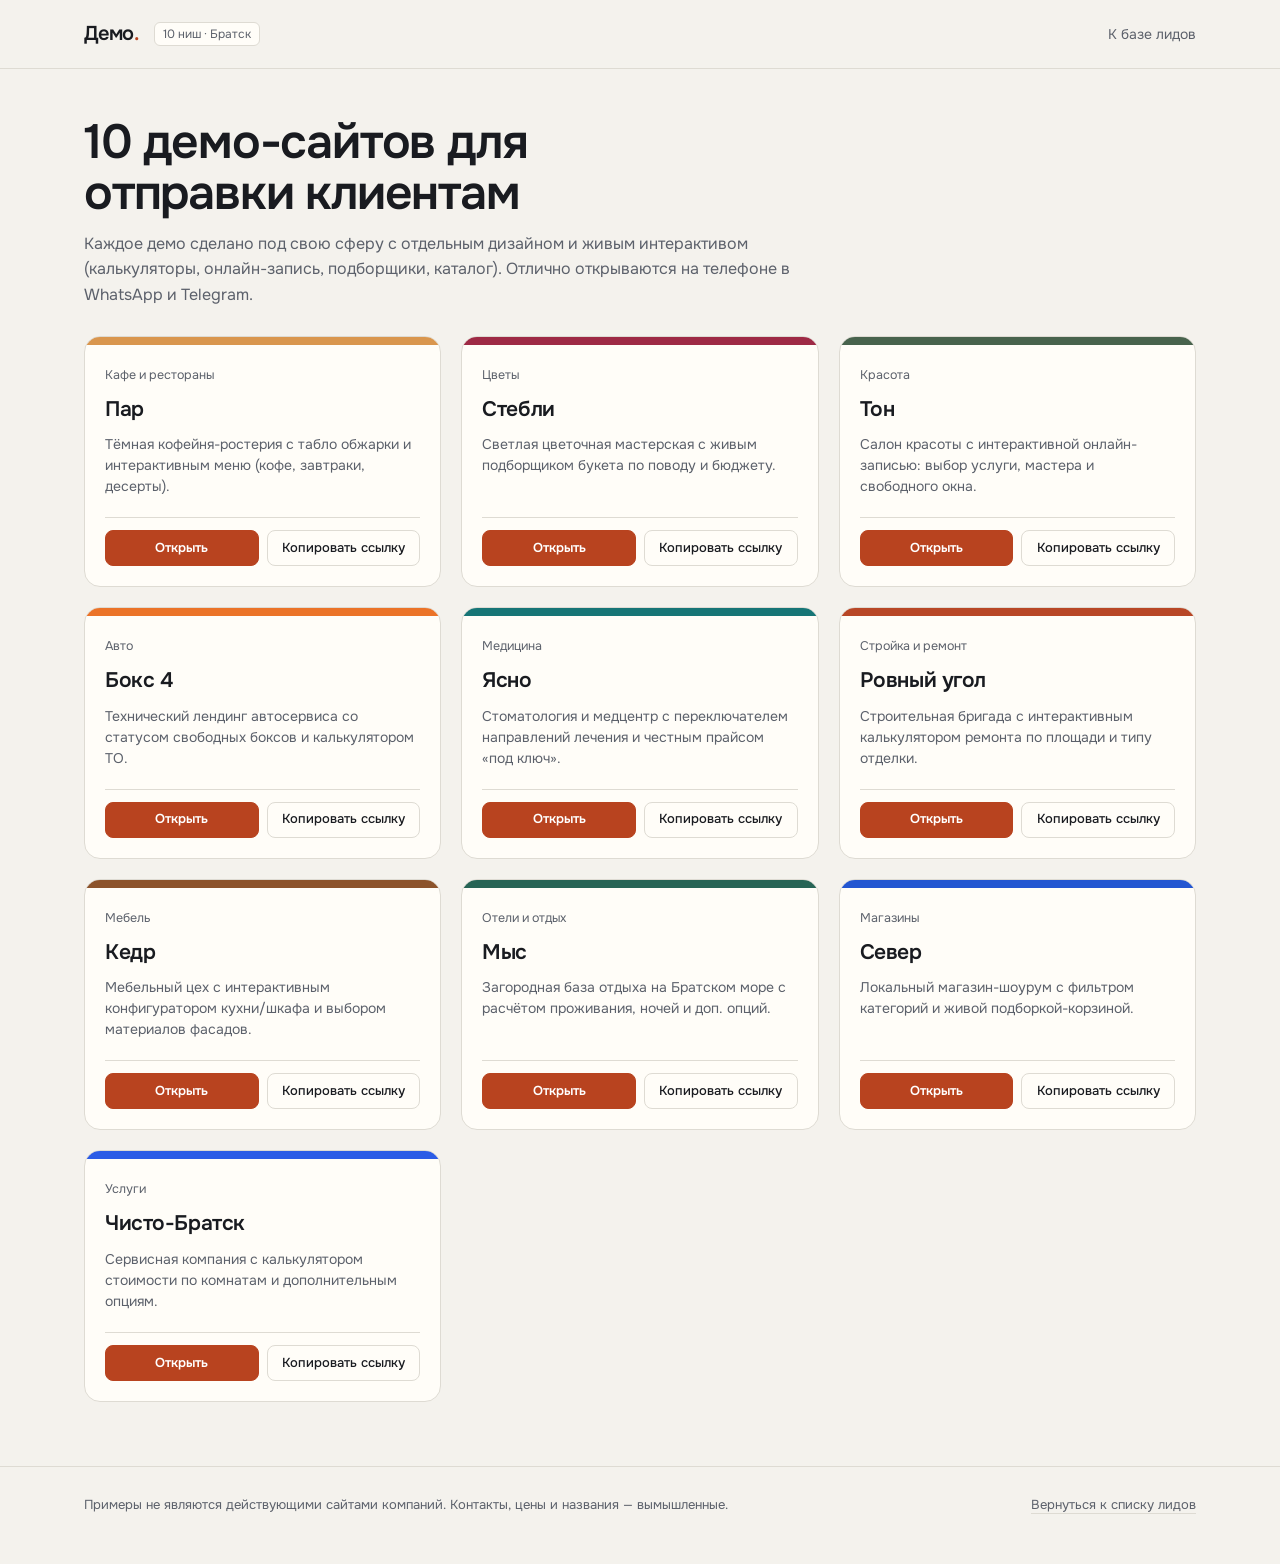
<file: demo/index.html>
<!DOCTYPE html>
<html lang="ru">
<head>
<meta charset="utf-8">
<meta name="viewport" content="width=device-width, initial-scale=1">
<meta name="robots" content="noindex">
<title>10 демо-сайтов для бизнеса Братска</title>
<link rel="preconnect" href="https://fonts.googleapis.com">
<link rel="preconnect" href="https://fonts.gstatic.com" crossorigin>
<link href="https://fonts.googleapis.com/css2?family=Onest:wght@400;500;600&display=swap" rel="stylesheet">
<link rel="stylesheet" href="base.css">
<style>
:root{
  --bg:#f4f2ed; --surface:#fffdf8; --ink:#191b20; --muted:#5c616b; --dim:#888e98;
  --line:#dedbd3; --accent:#b8431f; --accent-ink:#ffffff;
  --font-display:'Onest'; --font-body:'Onest'; --display-weight:600;
}
.gallery-head{padding:48px 0 28px;max-width:66ch}
.gallery-head h1{font-size:clamp(32px,4.4vw,48px)}
.gallery-head p{margin-top:12px;color:var(--muted)}
.demo-grid{display:grid;grid-template-columns:repeat(3,1fr);gap:20px;padding-bottom:64px}
.tile{display:flex;flex-direction:column;background:var(--surface);border:1px solid var(--line);border-radius:16px;overflow:hidden}
.swatch{height:8px}
.tile-body{padding:20px;display:flex;flex-direction:column;gap:8px;flex:1}
.tile-cat{font-size:12.5px;color:var(--muted)}
.tile-name{font-family:var(--font-display);font-size:21px;font-weight:600;letter-spacing:-.02em}
.tile-desc{font-size:14px;color:var(--muted);flex:1;line-height:1.5}
.tile-actions{display:flex;gap:8px;margin-top:12px;padding-top:12px;border-top:1px solid var(--line)}
.tile-actions .btn{flex:1}
@media(max-width:920px){.demo-grid{grid-template-columns:1fr 1fr}}
@media(max-width:620px){.demo-grid{grid-template-columns:1fr}}
</style>
</head>
<body>
<header class="header">
  <div class="container header-in">
    <span class="logo">Демо<i>.</i></span>
    <span class="demo-badge">10 ниш · Братск</span>
    <nav class="nav" aria-label="Навигация"><a href="../index.html">К базе лидов</a></nav>
  </div>
</header>
<main id="main" class="container">
  <div class="gallery-head">
    <h1>10 демо-сайтов для отправки клиентам</h1>
    <p>Каждое демо сделано под свою сферу с отдельным дизайном и живым интерактивом (калькуляторы, онлайн-запись, подборщики, каталог). Отлично открываются на телефоне в WhatsApp и Telegram.</p>
  </div>
  <div class="demo-grid">
    <article class="tile">
      <div class="swatch" style="background:#d9964e"></div>
      <div class="tile-body">
        <div class="tile-cat">Кафе и рестораны</div>
        <div class="tile-name">Пар</div>
        <div class="tile-desc">Тёмная кофейня-ростерия с табло обжарки и интерактивным меню (кофе, завтраки, десерты).</div>
        <div class="tile-actions">
          <a class="btn primary sm" href="coffee.html">Открыть</a>
          <button class="btn sm copy-url" type="button" data-slug="coffee.html">Копировать ссылку</button>
        </div>
      </div>
    </article>
    <article class="tile">
      <div class="swatch" style="background:#9e2a45"></div>
      <div class="tile-body">
        <div class="tile-cat">Цветы</div>
        <div class="tile-name">Стебли</div>
        <div class="tile-desc">Светлая цветочная мастерская с живым подборщиком букета по поводу и бюджету.</div>
        <div class="tile-actions">
          <a class="btn primary sm" href="flowers.html">Открыть</a>
          <button class="btn sm copy-url" type="button" data-slug="flowers.html">Копировать ссылку</button>
        </div>
      </div>
    </article>
    <article class="tile">
      <div class="swatch" style="background:#48634d"></div>
      <div class="tile-body">
        <div class="tile-cat">Красота</div>
        <div class="tile-name">Тон</div>
        <div class="tile-desc">Салон красоты с интерактивной онлайн-записью: выбор услуги, мастера и свободного окна.</div>
        <div class="tile-actions">
          <a class="btn primary sm" href="beauty.html">Открыть</a>
          <button class="btn sm copy-url" type="button" data-slug="beauty.html">Копировать ссылку</button>
        </div>
      </div>
    </article>
    <article class="tile">
      <div class="swatch" style="background:#eb7328"></div>
      <div class="tile-body">
        <div class="tile-cat">Авто</div>
        <div class="tile-name">Бокс 4</div>
        <div class="tile-desc">Технический лендинг автосервиса со статусом свободных боксов и калькулятором ТО.</div>
        <div class="tile-actions">
          <a class="btn primary sm" href="auto.html">Открыть</a>
          <button class="btn sm copy-url" type="button" data-slug="auto.html">Копировать ссылку</button>
        </div>
      </div>
    </article>
    <article class="tile">
      <div class="swatch" style="background:#167576"></div>
      <div class="tile-body">
        <div class="tile-cat">Медицина</div>
        <div class="tile-name">Ясно</div>
        <div class="tile-desc">Стоматология и медцентр с переключателем направлений лечения и честным прайсом «под ключ».</div>
        <div class="tile-actions">
          <a class="btn primary sm" href="medicine.html">Открыть</a>
          <button class="btn sm copy-url" type="button" data-slug="medicine.html">Копировать ссылку</button>
        </div>
      </div>
    </article>
    <article class="tile">
      <div class="swatch" style="background:#b84726"></div>
      <div class="tile-body">
        <div class="tile-cat">Стройка и ремонт</div>
        <div class="tile-name">Ровный угол</div>
        <div class="tile-desc">Строительная бригада с интерактивным калькулятором ремонта по площади и типу отделки.</div>
        <div class="tile-actions">
          <a class="btn primary sm" href="repair.html">Открыть</a>
          <button class="btn sm copy-url" type="button" data-slug="repair.html">Копировать ссылку</button>
        </div>
      </div>
    </article>
    <article class="tile">
      <div class="swatch" style="background:#8c532b"></div>
      <div class="tile-body">
        <div class="tile-cat">Мебель</div>
        <div class="tile-name">Кедр</div>
        <div class="tile-desc">Мебельный цех с интерактивным конфигуратором кухни/шкафа и выбором материалов фасадов.</div>
        <div class="tile-actions">
          <a class="btn primary sm" href="furniture.html">Открыть</a>
          <button class="btn sm copy-url" type="button" data-slug="furniture.html">Копировать ссылку</button>
        </div>
      </div>
    </article>
    <article class="tile">
      <div class="swatch" style="background:#276455"></div>
      <div class="tile-body">
        <div class="tile-cat">Отели и отдых</div>
        <div class="tile-name">Мыс</div>
        <div class="tile-desc">Загородная база отдыха на Братском море с расчётом проживания, ночей и доп. опций.</div>
        <div class="tile-actions">
          <a class="btn primary sm" href="hotel.html">Открыть</a>
          <button class="btn sm copy-url" type="button" data-slug="hotel.html">Копировать ссылку</button>
        </div>
      </div>
    </article>
    <article class="tile">
      <div class="swatch" style="background:#2356d1"></div>
      <div class="tile-body">
        <div class="tile-cat">Магазины</div>
        <div class="tile-name">Север</div>
        <div class="tile-desc">Локальный магазин-шоурум с фильтром категорий и живой подборкой-корзиной.</div>
        <div class="tile-actions">
          <a class="btn primary sm" href="store.html">Открыть</a>
          <button class="btn sm copy-url" type="button" data-slug="store.html">Копировать ссылку</button>
        </div>
      </div>
    </article>
    <article class="tile">
      <div class="swatch" style="background:#2b5ce6"></div>
      <div class="tile-body">
        <div class="tile-cat">Услуги</div>
        <div class="tile-name">Чисто-Братск</div>
        <div class="tile-desc">Сервисная компания с калькулятором стоимости по комнатам и дополнительным опциям.</div>
        <div class="tile-actions">
          <a class="btn primary sm" href="services.html">Открыть</a>
          <button class="btn sm copy-url" type="button" data-slug="services.html">Копировать ссылку</button>
        </div>
      </div>
    </article>
  </div>
</main>
<footer class="footer">
  <div class="container footer-in">
    <p>Примеры не являются действующими сайтами компаний. Контакты, цены и названия — вымышленные.</p>
    <p><a href="../index.html">Вернуться к списку лидов</a></p>
  </div>
</footer>
<script>
document.querySelectorAll('.copy-url').forEach((btn) => {
  btn.addEventListener('click', async () => {
    const slug = btn.dataset.slug;
    const url = location.protocol.startsWith('http')
      ? new URL(slug, location.href).href
      : 'https://urasokolik.github.io/bratsk-leads-app/demo/' + slug;
    try {
      await navigator.clipboard.writeText(url);
      const old = btn.textContent;
      btn.textContent = 'Скопировано';
      setTimeout(() => { btn.textContent = old; }, 1500);
    } catch (e) {
      prompt('Скопируйте ссылку:', url);
    }
  });
});
</script>
</body>
</html>
</file>
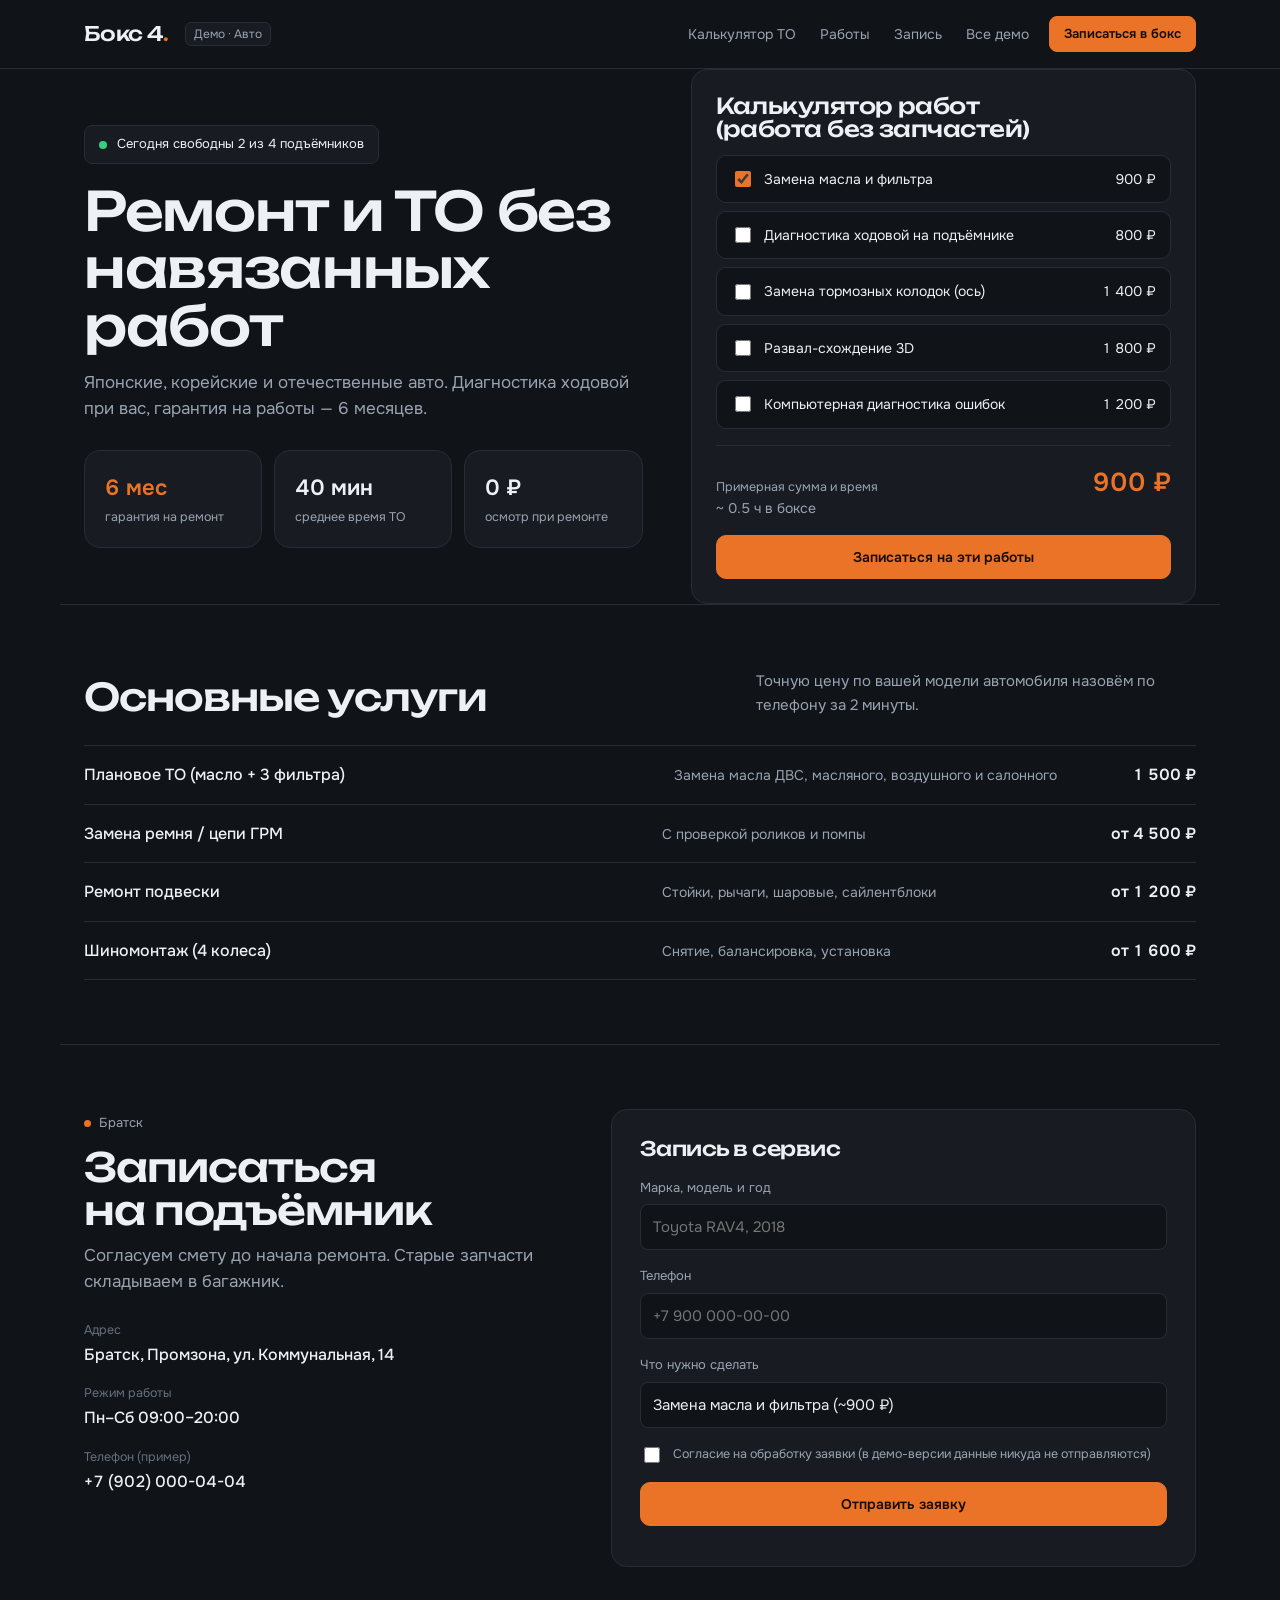
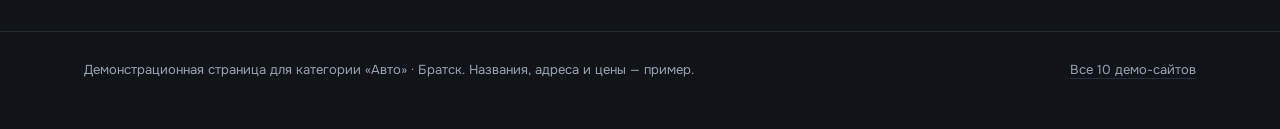
<file: demo/auto.html>
<!DOCTYPE html>
<html lang="ru">
<head>
<meta charset="utf-8">
<meta name="viewport" content="width=device-width, initial-scale=1">
<meta name="robots" content="noindex">
<title>Бокс 4 — Авто · демо</title>
<link rel="preconnect" href="https://fonts.googleapis.com">
<link rel="preconnect" href="https://fonts.gstatic.com" crossorigin>
<link href="https://fonts.googleapis.com/css2?family=Unbounded:wght@500;600&family=Onest:wght@400;500;600&display=swap" rel="stylesheet">
<link rel="stylesheet" href="base.css">
<style>
:root{
  --bg:#101317; --surface:#181c22; --ink:#edf0f4; --muted:#99a3b2;
  --dim:#667080; --line:#272d36; --accent:#eb7328; --accent-ink:#170c04;
  --font-display:'Unbounded'; --font-body:'Onest'; --display-weight:500;
  --radius-card:16px; --radius-btn:10px;
}

.hero-{padding-top:;padding-bottom:}
.hero-auto h1{font-size:clamp(32px,4.4vw,54px);max-width:15ch}
.status-bar{display:inline-flex;align-items:center;gap:10px;padding:8px 14px;border-radius:8px;background:var(--surface);border:1px solid var(--line);font-size:13px;margin-bottom:18px}
.status-dot{width:8px;height:8px;border-radius:50%;background:#35d07f}
.calc-total{display:flex;justify-content:space-between;align-items:baseline;margin-top:16px;padding-top:16px;border-top:1px solid var(--line)}

</style>
</head>
<body id="top">
<a class="skip" href="#main">К содержанию</a>
<header class="header">
  <div class="container header-in">
    <a class="logo" href="#top">Бокс 4<i>.</i></a>
    <span class="demo-badge">Демо · Авто</span>
    <nav class="nav" aria-label="Навигация">
      <a href="#calc">Калькулятор ТО</a><a href="#prices">Работы</a><a href="#contact">Запись</a>
      <a href="index.html">Все демо</a>
    </nav>
    <a class="btn primary sm" href="#contact">Записаться в бокс</a>
  </div>
</header>
<main id="main">

<section class="hero-auto container" id="calc">
  <div class="split-2">
    <div class="hero-enter">
      <div class="status-bar"><span class="status-dot"></span>Сегодня свободны 2 из 4 подъёмников</div>
      <h1>Ремонт и ТО без навязанных работ</h1>
      <p class="lead" style="margin-top:16px">Японские, корейские и отечественные авто. Диагностика ходовой при вас, гарантия на работы — 6 месяцев.</p>
      <div class="grid-3" style="margin-top:28px;gap:12px">
        <div class="panel-tight"><div class="num" style="font-size:22px;font-weight:600;color:var(--accent)">6 мес</div><div style="font-size:12.5px;color:var(--muted)">гарантия на ремонт</div></div>
        <div class="panel-tight"><div class="num" style="font-size:22px;font-weight:600">40 мин</div><div style="font-size:12.5px;color:var(--muted)">среднее время ТО</div></div>
        <div class="panel-tight"><div class="num" style="font-size:22px;font-weight:600">0 ₽</div><div style="font-size:12.5px;color:var(--muted)">осмотр при ремонте</div></div>
      </div>
    </div>
    <div class="panel">
      <h2 style="font-size:22px;margin-bottom:14px">Калькулятор работ (работа без запчастей)</h2>
      <div style="display:grid;gap:8px" id="autoOpts">
        <label class="opt-row"><span class="opt-left"><input type="checkbox" value="900" data-h="0.5" checked> Замена масла и фильтра</span><span class="num">900 ₽</span></label>
        <label class="opt-row"><span class="opt-left"><input type="checkbox" value="800" data-h="0.5"> Диагностика ходовой на подъёмнике</span><span class="num">800 ₽</span></label>
        <label class="opt-row"><span class="opt-left"><input type="checkbox" value="1400" data-h="1.0"> Замена тормозных колодок (ось)</span><span class="num">1 400 ₽</span></label>
        <label class="opt-row"><span class="opt-left"><input type="checkbox" value="1800" data-h="1.0"> Развал-схождение 3D</span><span class="num">1 800 ₽</span></label>
        <label class="opt-row"><span class="opt-left"><input type="checkbox" value="1200" data-h="0.5"> Компьютерная диагностика ошибок</span><span class="num">1 200 ₽</span></label>
      </div>
      <div class="calc-total">
        <div>
          <div style="font-size:12.5px;color:var(--muted)">Примерная сумма и время</div>
          <div class="num" id="autoTime" style="font-size:14px;color:var(--muted)">~ 0.5 ч в боксе</div>
        </div>
        <div class="num" id="autoSum" style="font-size:26px;font-weight:600;color:var(--accent)">900 ₽</div>
      </div>
      <a class="btn primary" href="#contact" style="width:100%;margin-top:16px">Записаться на эти работы</a>
    </div>
  </div>
</section>

<section class="section container" id="prices">
  <div class="section-head">
    <h2>Основные услуги</h2>
    <p>Точную цену по вашей модели автомобиля назовём по телефону за 2 минуты.</p>
  </div>
  <ul class="price-list">
    <li class="price-row"><span class="price-name">Плановое ТО (масло + 3 фильтра)</span><span class="price-desc">Замена масла ДВС, масляного, воздушного и салонного</span><span class="price-val">1 500 ₽</span></li>
    <li class="price-row"><span class="price-name">Замена ремня / цепи ГРМ</span><span class="price-desc">С проверкой роликов и помпы</span><span class="price-val">от 4 500 ₽</span></li>
    <li class="price-row"><span class="price-name">Ремонт подвески</span><span class="price-desc">Стойки, рычаги, шаровые, сайлентблоки</span><span class="price-val">от 1 200 ₽</span></li>
    <li class="price-row"><span class="price-name">Шиномонтаж (4 колеса)</span><span class="price-desc">Снятие, балансировка, установка</span><span class="price-val">от 1 600 ₽</span></li>
  </ul>
</section>

<section class="section container" id="contact">
  <div class="contact-grid">
    <div>
      <p class="kicker"><span class="dot"></span>Братск</p>
      <h2 style="font-size:clamp(28px,3.2vw,40px)">Записаться на подъёмник</h2>
      <p class="lead" style="margin-top:12px">Согласуем смету до начала ремонта. Старые запчасти складываем в багажник.</p>
      <dl class="contact-list">
        <div><dt>Адрес</dt><dd>Братск, Промзона, ул. Коммунальная, 14</dd></div>
        <div><dt>Режим работы</dt><dd>Пн–Сб 09:00–20:00</dd></div>
        <div><dt>Телефон (пример)</dt><dd class="num">+7 (902) 000-04-04</dd></div>
      </dl>
    </div>
    <form class="form" data-demo-form>
      <h3 style="font-size:20px;margin-bottom:18px">Запись в сервис</h3>
      
  <div class="field"><label for="aCar">Марка, модель и год</label><input id="aCar" required placeholder="Toyota RAV4, 2018"></div>
  <div class="field"><label for="aPhone">Телефон</label><input id="aPhone" type="tel" required placeholder="+7 900 000-00-00"></div>
  <div class="field"><label for="aWork">Что нужно сделать</label><input id="aWork" value="Замена масла и фильтра (~900 ₽)"></div>

      <label class="check">
        <input type="checkbox" required>
        <span>Согласие на обработку заявки (в демо-версии данные никуда не отправляются)</span>
      </label>
      <button class="btn primary" type="submit" style="width:100%">Отправить заявку</button>
      <p class="form-note" role="status" aria-live="polite"></p>
    </form>
  </div>
</section>
</main>
<footer class="footer">
  <div class="container footer-in">
    <p>Демонстрационная страница для категории «Авто» · Братск. Названия, адреса и цены — пример.</p>
    <p><a href="index.html">Все 10 демо-сайтов</a></p>
  </div>
</footer>
<script>
document.querySelectorAll('[data-demo-form]').forEach((form) => {
  form.addEventListener('submit', (e) => {
    e.preventDefault();
    const note = form.querySelector('.form-note');
    note.textContent = 'Заявка зафиксирована (демо-режим: реальная отправка подключится при запуске сайта).';
    note.classList.add('ok');
    form.reset();
  });
});
</script>
<script>
(function(){
  const boxes = document.querySelectorAll('#autoOpts input');
  const sumEl = document.getElementById('autoSum');
  const timeEl = document.getElementById('autoTime');
  const workEl = document.getElementById('aWork');
  function calc() {
    let s = 0, h = 0, names = [];
    boxes.forEach((b) => {
      if (b.checked) {
        s += Number(b.value);
        h += Number(b.dataset.h);
        names.push(b.parentElement.textContent.trim());
      }
    });
    sumEl.textContent = s.toLocaleString('ru-RU') + ' ₽';
    timeEl.textContent = '~ ' + h.toFixed(1) + ' ч в боксе';
    if (workEl) workEl.value = (names.length ? names.join(', ') : 'Осмотр') + ' (~' + s.toLocaleString('ru-RU') + ' ₽)';
  }
  boxes.forEach((b) => b.addEventListener('change', calc));
})();
</script>
</body>
</html>
</file>
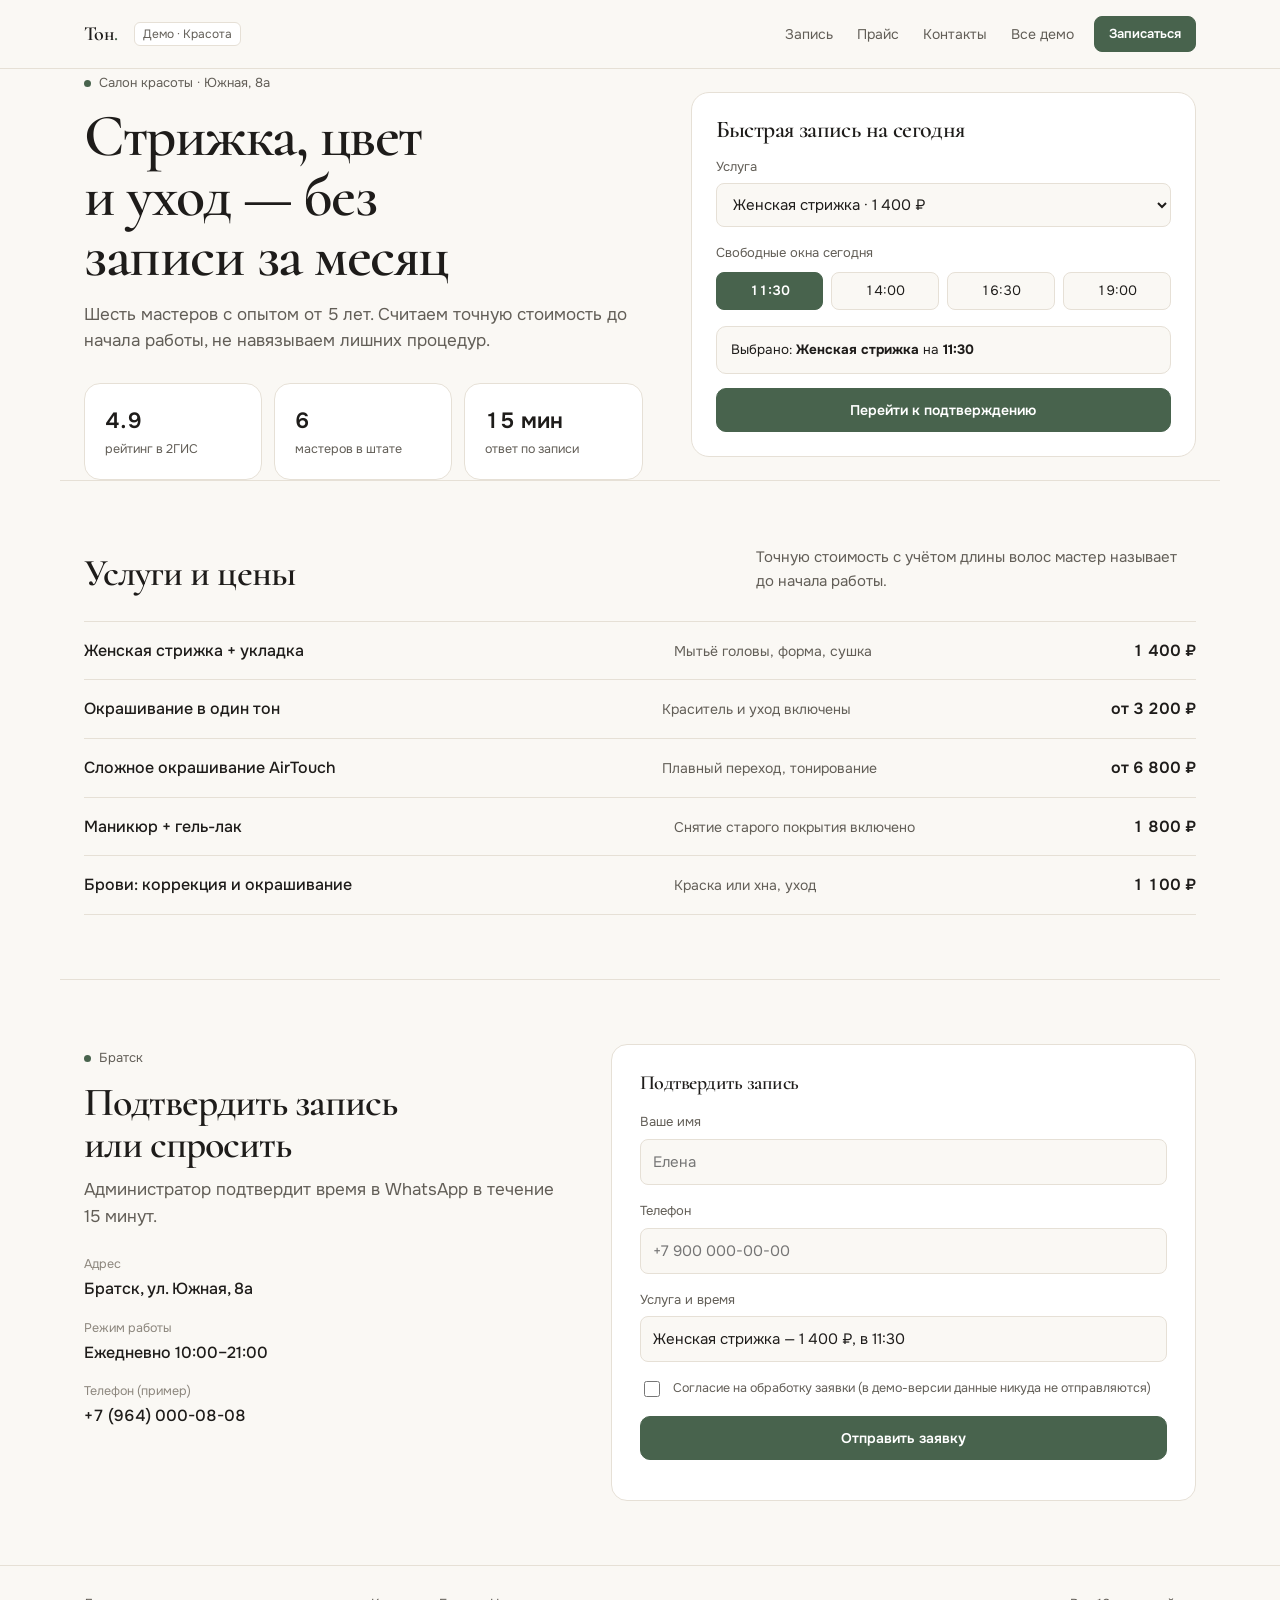
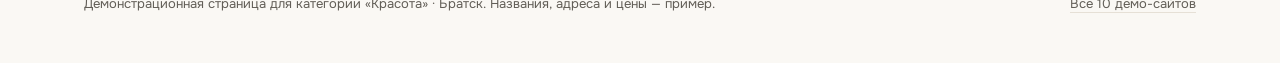
<file: demo/beauty.html>
<!DOCTYPE html>
<html lang="ru">
<head>
<meta charset="utf-8">
<meta name="viewport" content="width=device-width, initial-scale=1">
<meta name="robots" content="noindex">
<title>Тон — Красота · демо</title>
<link rel="preconnect" href="https://fonts.googleapis.com">
<link rel="preconnect" href="https://fonts.gstatic.com" crossorigin>
<link href="https://fonts.googleapis.com/css2?family=Cormorant:wght@500;600&family=Onest:wght@400;500;600&display=swap" rel="stylesheet">
<link rel="stylesheet" href="base.css">
<style>
:root{
  --bg:#faf8f4; --surface:#ffffff; --ink:#1e1c1a; --muted:#625e57;
  --dim:#8c867d; --line:#e6e0d6; --accent:#48634d; --accent-ink:#ffffff;
  --font-display:'Cormorant'; --font-body:'Onest'; --display-weight:600;
  --radius-card:16px; --radius-btn:10px;
}

.hero-{padding-top:;padding-bottom:}
.hero-beauty h1{font-size:clamp(36px,4.8vw,60px);line-height:1.0;max-width:14ch}
.booking-card{background:var(--surface);border:1px solid var(--line);border-radius:18px;padding:24px}
.slot-grid{display:grid;grid-template-columns:repeat(4,1fr);gap:8px;margin-top:8px}
.slot-btn{height:38px;border-radius:8px;border:1px solid var(--line);background:var(--bg);cursor:pointer;font-size:13.5px;font-variant-numeric:tabular-nums}
.slot-btn.active{background:var(--accent);border-color:var(--accent);color:var(--accent-ink);font-weight:600}
@media(max-width:640px){.slot-grid{grid-template-columns:repeat(2,1fr)}}

</style>
</head>
<body id="top">
<a class="skip" href="#main">К содержанию</a>
<header class="header">
  <div class="container header-in">
    <a class="logo" href="#top">Тон<i>.</i></a>
    <span class="demo-badge">Демо · Красота</span>
    <nav class="nav" aria-label="Навигация">
      <a href="#booking">Запись</a><a href="#prices">Прайс</a><a href="#contact">Контакты</a>
      <a href="index.html">Все демо</a>
    </nav>
    <a class="btn primary sm" href="#contact">Записаться</a>
  </div>
</header>
<main id="main">

<section class="hero-beauty container" id="booking">
  <div class="split-2">
    <div class="hero-enter">
      <p class="kicker"><span class="dot"></span>Салон красоты · Южная, 8а</p>
      <h1>Стрижка, цвет и уход — без записи за месяц</h1>
      <p class="lead" style="margin-top:16px">Шесть мастеров с опытом от 5 лет. Считаем точную стоимость до начала работы, не навязываем лишних процедур.</p>
      <div class="grid-3" style="margin-top:28px;gap:12px">
        <div class="panel-tight"><div class="num" style="font-size:22px;font-weight:600">4.9</div><div style="font-size:12.5px;color:var(--muted)">рейтинг в 2ГИС</div></div>
        <div class="panel-tight"><div class="num" style="font-size:22px;font-weight:600">6</div><div style="font-size:12.5px;color:var(--muted)">мастеров в штате</div></div>
        <div class="panel-tight"><div class="num" style="font-size:22px;font-weight:600">15 мин</div><div style="font-size:12.5px;color:var(--muted)">ответ по записи</div></div>
      </div>
    </div>
    <div class="booking-card">
      <h2 style="font-size:24px;margin-bottom:14px">Быстрая запись на сегодня</h2>
      <div class="field">
        <label for="bService">Услуга</label>
        <select id="bService">
          <option value="Женская стрижка — 1 400 ₽">Женская стрижка · 1 400 ₽</option>
          <option value="Окрашивание в один тон — от 3 200 ₽">Окрашивание в один тон · от 3 200 ₽</option>
          <option value="Маникюр с покрытием — 1 800 ₽">Маникюр с покрытием · 1 800 ₽</option>
          <option value="Архитектура бровей — 1 100 ₽">Архитектура бровей · 1 100 ₽</option>
        </select>
      </div>
      <div class="field">
        <label>Свободные окна сегодня</label>
        <div class="slot-grid" id="bSlots">
          <button type="button" class="slot-btn active" data-t="11:30">11:30</button>
          <button type="button" class="slot-btn" data-t="14:00">14:00</button>
          <button type="button" class="slot-btn" data-t="16:30">16:30</button>
          <button type="button" class="slot-btn" data-t="19:00">19:00</button>
        </div>
      </div>
      <div id="bSummary" style="padding:12px 14px;border-radius:10px;background:var(--bg);border:1px solid var(--line);font-size:13.5px;margin-bottom:14px">
        Выбрано: <b>Женская стрижка</b> на <b>11:30</b>
      </div>
      <a class="btn primary" href="#contact" style="width:100%">Перейти к подтверждению</a>
    </div>
  </div>
</section>

<section class="section container" id="prices">
  <div class="section-head">
    <h2>Услуги и цены</h2>
    <p>Точную стоимость с учётом длины волос мастер называет до начала работы.</p>
  </div>
  <ul class="price-list">
    <li class="price-row"><span class="price-name">Женская стрижка + укладка</span><span class="price-desc">Мытьё головы, форма, сушка</span><span class="price-val">1 400 ₽</span></li>
    <li class="price-row"><span class="price-name">Окрашивание в один тон</span><span class="price-desc">Краситель и уход включены</span><span class="price-val">от 3 200 ₽</span></li>
    <li class="price-row"><span class="price-name">Сложное окрашивание AirTouch</span><span class="price-desc">Плавный переход, тонирование</span><span class="price-val">от 6 800 ₽</span></li>
    <li class="price-row"><span class="price-name">Маникюр + гель-лак</span><span class="price-desc">Снятие старого покрытия включено</span><span class="price-val">1 800 ₽</span></li>
    <li class="price-row"><span class="price-name">Брови: коррекция и окрашивание</span><span class="price-desc">Краска или хна, уход</span><span class="price-val">1 100 ₽</span></li>
  </ul>
</section>

<section class="section container" id="contact">
  <div class="contact-grid">
    <div>
      <p class="kicker"><span class="dot"></span>Братск</p>
      <h2 style="font-size:clamp(28px,3.2vw,40px)">Подтвердить запись или спросить</h2>
      <p class="lead" style="margin-top:12px">Администратор подтвердит время в WhatsApp в течение 15 минут.</p>
      <dl class="contact-list">
        <div><dt>Адрес</dt><dd>Братск, ул. Южная, 8а</dd></div>
        <div><dt>Режим работы</dt><dd>Ежедневно 10:00–21:00</dd></div>
        <div><dt>Телефон (пример)</dt><dd class="num">+7 (964) 000-08-08</dd></div>
      </dl>
    </div>
    <form class="form" data-demo-form>
      <h3 style="font-size:20px;margin-bottom:18px">Подтвердить запись</h3>
      
  <div class="field"><label for="bnName">Ваше имя</label><input id="bnName" required placeholder="Елена"></div>
  <div class="field"><label for="bnPhone">Телефон</label><input id="bnPhone" type="tel" required placeholder="+7 900 000-00-00"></div>
  <div class="field"><label for="bnNote">Услуга и время</label><input id="bnNote" value="Женская стрижка — 1 400 ₽, в 11:30"></div>

      <label class="check">
        <input type="checkbox" required>
        <span>Согласие на обработку заявки (в демо-версии данные никуда не отправляются)</span>
      </label>
      <button class="btn primary" type="submit" style="width:100%">Отправить заявку</button>
      <p class="form-note" role="status" aria-live="polite"></p>
    </form>
  </div>
</section>
</main>
<footer class="footer">
  <div class="container footer-in">
    <p>Демонстрационная страница для категории «Красота» · Братск. Названия, адреса и цены — пример.</p>
    <p><a href="index.html">Все 10 демо-сайтов</a></p>
  </div>
</footer>
<script>
document.querySelectorAll('[data-demo-form]').forEach((form) => {
  form.addEventListener('submit', (e) => {
    e.preventDefault();
    const note = form.querySelector('.form-note');
    note.textContent = 'Заявка зафиксирована (демо-режим: реальная отправка подключится при запуске сайта).';
    note.classList.add('ok');
    form.reset();
  });
});
</script>
<script>
(function(){
  const srv = document.getElementById('bService');
  const sum = document.getElementById('bSummary');
  const inp = document.getElementById('bnNote');
  let time = '11:30';
  function upd() {
    const s = srv.value;
    sum.innerHTML = 'Выбрано: <b>' + s.split('—')[0].trim() + '</b> на <b>' + time + '</b>';
    if (inp) inp.value = s + ', в ' + time;
  }
  srv.addEventListener('change', upd);
  document.querySelectorAll('#bSlots .slot-btn').forEach((b) => {
    b.addEventListener('click', () => {
      document.querySelectorAll('#bSlots .slot-btn').forEach((x) => x.classList.remove('active'));
      b.classList.add('active');
      time = b.dataset.t;
      upd();
    });
  });
})();
</script>
</body>
</html>
</file>
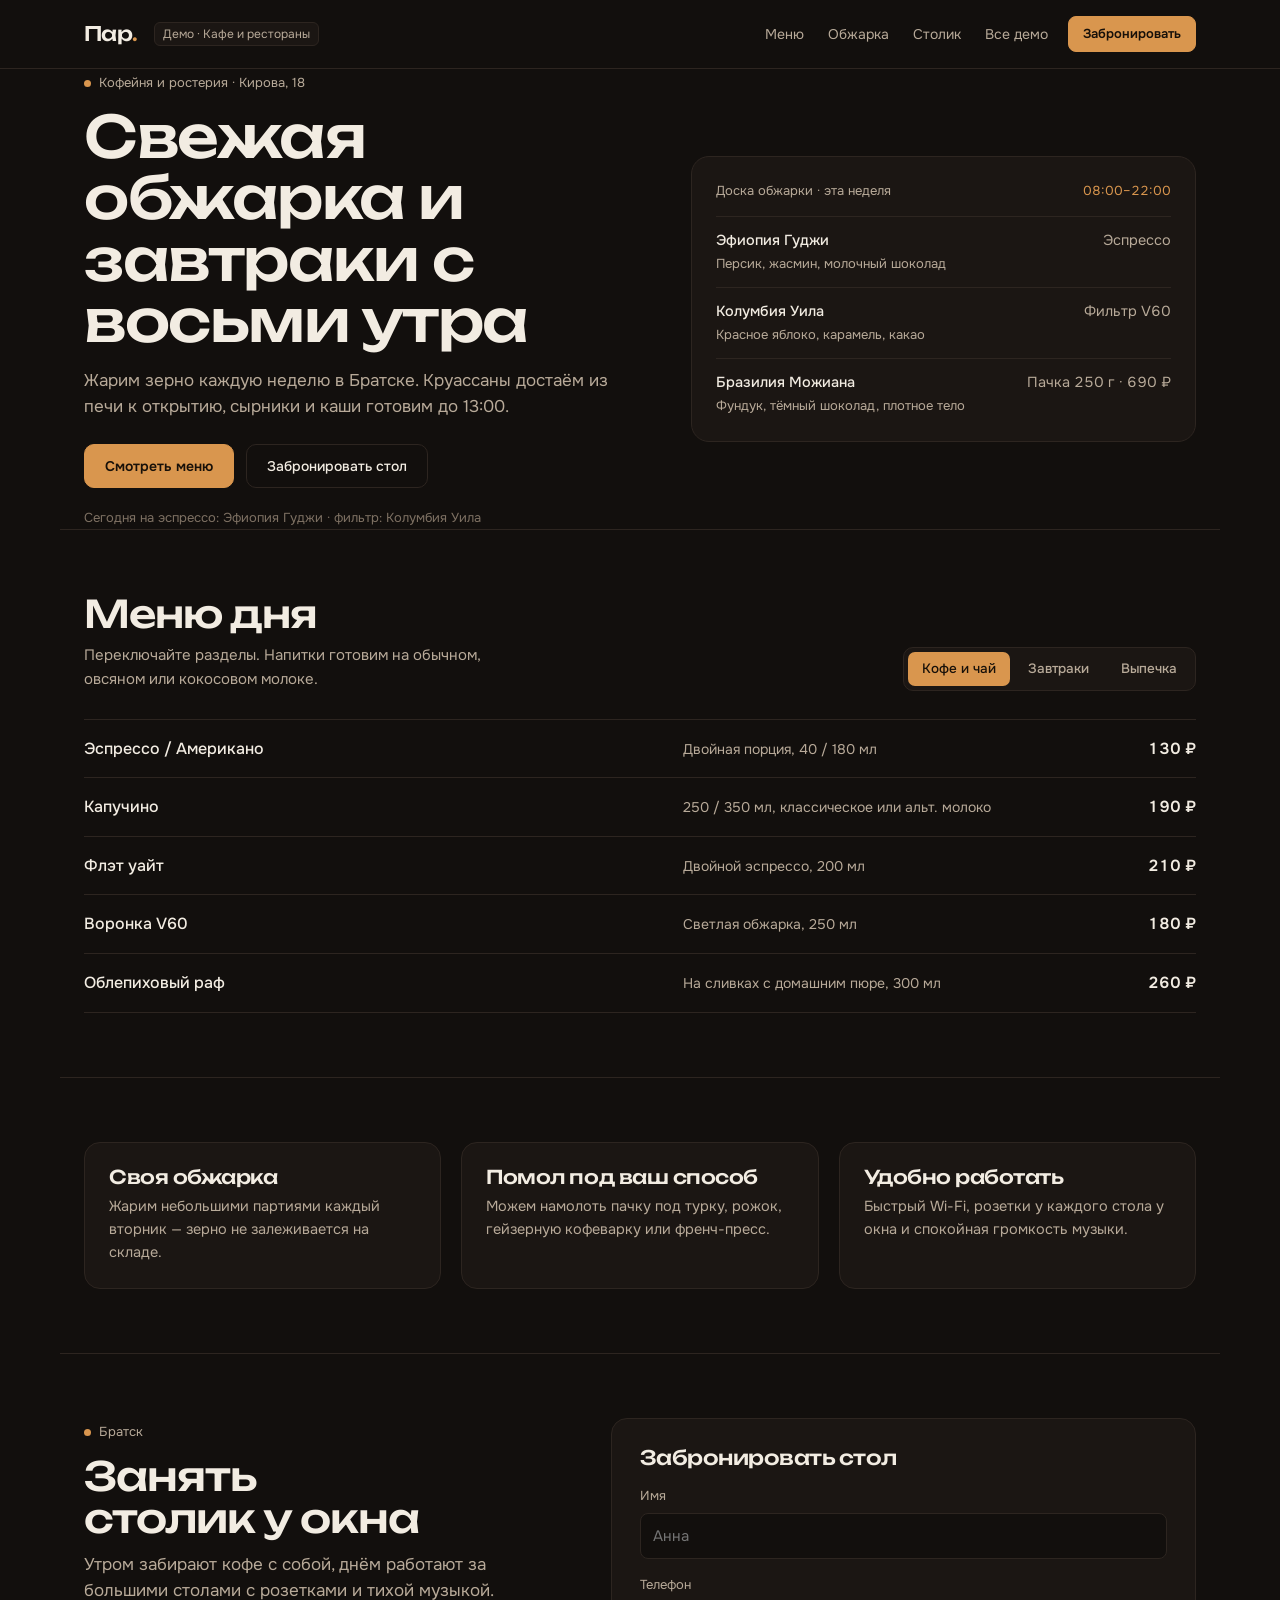
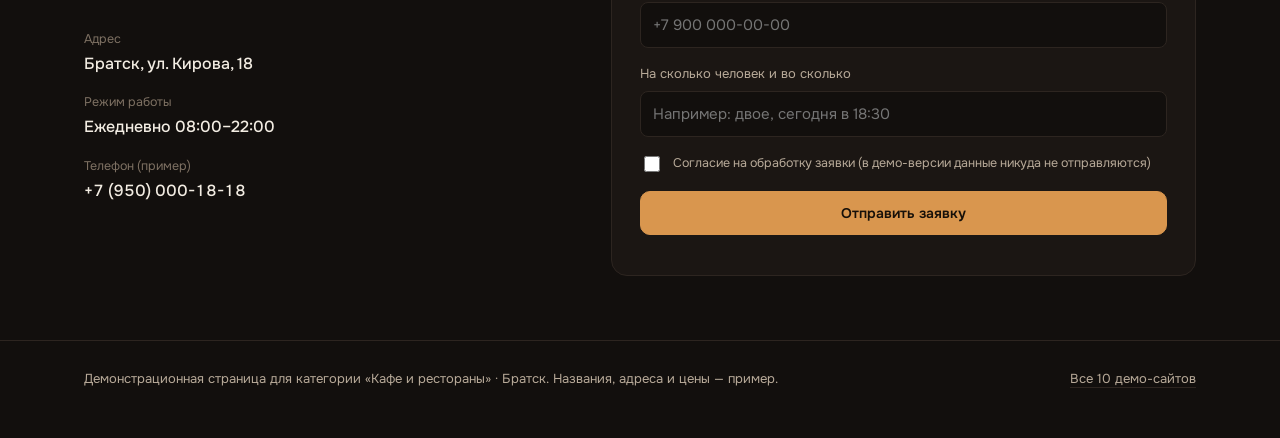
<file: demo/coffee.html>
<!DOCTYPE html>
<html lang="ru">
<head>
<meta charset="utf-8">
<meta name="viewport" content="width=device-width, initial-scale=1">
<meta name="robots" content="noindex">
<title>Пар — Кафе и рестораны · демо</title>
<link rel="preconnect" href="https://fonts.googleapis.com">
<link rel="preconnect" href="https://fonts.gstatic.com" crossorigin>
<link href="https://fonts.googleapis.com/css2?family=Unbounded:wght@500;600&family=Onest:wght@400;500;600&display=swap" rel="stylesheet">
<link rel="stylesheet" href="base.css">
<style>
:root{
  --bg:#120f0d; --surface:#1b1613; --ink:#f2ece2; --muted:#b8aa99;
  --dim:#7e7163; --line:#2d2520; --accent:#d9964e; --accent-ink:#171009;
  --font-display:'Unbounded'; --font-body:'Onest'; --display-weight:500;
  --radius-card:16px; --radius-btn:10px;
}

.hero-{padding-top:;padding-bottom:}
.hero-coffee h1{font-size:clamp(34px,4.6vw,58px);max-width:14ch}
.roast-board{background:var(--surface);border:1px solid var(--line);border-radius:18px;padding:24px}
.roast-head{display:flex;justify-content:space-between;align-items:center;padding-bottom:14px;border-bottom:1px solid var(--line);font-size:13px;color:var(--muted)}
.roast-row{display:flex;justify-content:space-between;padding:12px 0;border-bottom:1px solid var(--line);font-size:14.5px}
.roast-row:last-child{border-bottom:0;padding-bottom:0}
.roast-origin{font-weight:500}
.roast-notes{color:var(--muted);font-size:13px;margin-top:2px}
.menu-panel{display:none}
.menu-panel.active{display:block}

</style>
</head>
<body id="top">
<a class="skip" href="#main">К содержанию</a>
<header class="header">
  <div class="container header-in">
    <a class="logo" href="#top">Пар<i>.</i></a>
    <span class="demo-badge">Демо · Кафе и рестораны</span>
    <nav class="nav" aria-label="Навигация">
      <a href="#menu">Меню</a><a href="#roast">Обжарка</a><a href="#contact">Столик</a>
      <a href="index.html">Все демо</a>
    </nav>
    <a class="btn primary sm" href="#contact">Забронировать</a>
  </div>
</header>
<main id="main">

<section class="hero-coffee container">
  <div class="split-2">
    <div class="hero-enter">
      <p class="kicker"><span class="dot"></span>Кофейня и ростерия · Кирова, 18</p>
      <h1>Свежая обжарка и завтраки с восьми утра</h1>
      <p class="lead" style="margin-top:16px">Жарим зерно каждую неделю в Братске. Круассаны достаём из печи к открытию, сырники и каши готовим до 13:00.</p>
      <div class="actions">
        <a class="btn primary" href="#menu">Смотреть меню</a>
        <a class="btn quiet" href="#contact">Забронировать стол</a>
      </div>
      <p class="meta-line">Сегодня на эспрессо: Эфиопия Гуджи · фильтр: Колумбия Уила</p>
    </div>
    <div class="roast-board">
      <div class="roast-head">
        <span>Доска обжарки · эта неделя</span>
        <span class="num" style="color:var(--accent)">08:00–22:00</span>
      </div>
      <div class="roast-row">
        <div><div class="roast-origin">Эфиопия Гуджи</div><div class="roast-notes">Персик, жасмин, молочный шоколад</div></div>
        <div class="num" style="color:var(--muted)">Эспрессо</div>
      </div>
      <div class="roast-row">
        <div><div class="roast-origin">Колумбия Уила</div><div class="roast-notes">Красное яблоко, карамель, какао</div></div>
        <div class="num" style="color:var(--muted)">Фильтр V60</div>
      </div>
      <div class="roast-row">
        <div><div class="roast-origin">Бразилия Можиана</div><div class="roast-notes">Фундук, тёмный шоколад, плотное тело</div></div>
        <div class="num" style="color:var(--muted)">Пачка 250 г · 690 ₽</div>
      </div>
    </div>
  </div>
</section>

<section class="section container" id="menu">
  <div class="section-head">
    <div>
      <h2>Меню дня</h2>
      <p style="margin-top:8px">Переключайте разделы. Напитки готовим на обычном, овсяном или кокосовом молоке.</p>
    </div>
    <div class="tabs" role="tablist" aria-label="Разделы меню">
      <button class="tab active" data-tab="drinks" type="button">Кофе и чай</button>
      <button class="tab" data-tab="breakfast" type="button">Завтраки</button>
      <button class="tab" data-tab="bakery" type="button">Выпечка</button>
    </div>
  </div>
  <div class="menu-panel active" data-panel="drinks">
    <ul class="price-list">
      <li class="price-row"><span class="price-name">Эспрессо / Американо</span><span class="price-desc">Двойная порция, 40 / 180 мл</span><span class="price-val">130 ₽</span></li>
      <li class="price-row"><span class="price-name">Капучино</span><span class="price-desc">250 / 350 мл, классическое или альт. молоко</span><span class="price-val">190 ₽</span></li>
      <li class="price-row"><span class="price-name">Флэт уайт</span><span class="price-desc">Двойной эспрессо, 200 мл</span><span class="price-val">210 ₽</span></li>
      <li class="price-row"><span class="price-name">Воронка V60</span><span class="price-desc">Светлая обжарка, 250 мл</span><span class="price-val">180 ₽</span></li>
      <li class="price-row"><span class="price-name">Облепиховый раф</span><span class="price-desc">На сливках с домашним пюре, 300 мл</span><span class="price-val">260 ₽</span></li>
    </ul>
  </div>
  <div class="menu-panel" data-panel="breakfast">
    <ul class="price-list">
      <li class="price-row"><span class="price-name">Сырники из фермерского творога</span><span class="price-desc">Со сметаной и брусничным вареньем</span><span class="price-val">290 ₽</span></li>
      <li class="price-row"><span class="price-name">Овсяная каша с печёным яблоком</span><span class="price-desc">На молоке или воде, с грецким орехом</span><span class="price-val">240 ₽</span></li>
      <li class="price-row"><span class="price-name">Сэндвич на бриоши с индейкой</span><span class="price-desc">Сыр чеддер, томаты, соус песто</span><span class="price-val">330 ₽</span></li>
      <li class="price-row"><span class="price-name">Скрэмбл с авокадо и тостом</span><span class="price-desc">На ремесленном хлебе, микс салатов</span><span class="price-val">360 ₽</span></li>
    </ul>
  </div>
  <div class="menu-panel" data-panel="bakery">
    <ul class="price-list">
      <li class="price-row"><span class="price-name">Классический круассан</span><span class="price-desc">На сливочном масле 82,5%</span><span class="price-val">150 ₽</span></li>
      <li class="price-row"><span class="price-name">Миндальный круассан</span><span class="price-desc">С кремом франжипан и лепестками миндаля</span><span class="price-val">210 ₽</span></li>
      <li class="price-row"><span class="price-name">Баскский чизкейк</span><span class="price-desc">Обожжённая корочка, нежная середина</span><span class="price-val">270 ₽</span></li>
      <li class="price-row"><span class="price-name">Медовик</span><span class="price-desc">Сметанный крем, тонкие коржи</span><span class="price-val">250 ₽</span></li>
    </ul>
  </div>
</section>

<section class="section container" id="roast">
  <div class="grid-3">
    <div class="panel">
      <h3 style="font-size:19px">Своя обжарка</h3>
      <p style="margin-top:8px;color:var(--muted);font-size:14.5px">Жарим небольшими партиями каждый вторник — зерно не залеживается на складе.</p>
    </div>
    <div class="panel">
      <h3 style="font-size:19px">Помол под ваш способ</h3>
      <p style="margin-top:8px;color:var(--muted);font-size:14.5px">Можем намолоть пачку под турку, рожок, гейзерную кофеварку или френч-пресс.</p>
    </div>
    <div class="panel">
      <h3 style="font-size:19px">Удобно работать</h3>
      <p style="margin-top:8px;color:var(--muted);font-size:14.5px">Быстрый Wi-Fi, розетки у каждого стола у окна и спокойная громкость музыки.</p>
    </div>
  </div>
</section>

<section class="section container" id="contact">
  <div class="contact-grid">
    <div>
      <p class="kicker"><span class="dot"></span>Братск</p>
      <h2 style="font-size:clamp(28px,3.2vw,40px)">Занять столик у окна</h2>
      <p class="lead" style="margin-top:12px">Утром забирают кофе с собой, днём работают за большими столами с розетками и тихой музыкой.</p>
      <dl class="contact-list">
        <div><dt>Адрес</dt><dd>Братск, ул. Кирова, 18</dd></div>
        <div><dt>Режим работы</dt><dd>Ежедневно 08:00–22:00</dd></div>
        <div><dt>Телефон (пример)</dt><dd class="num">+7 (950) 000-18-18</dd></div>
      </dl>
    </div>
    <form class="form" data-demo-form>
      <h3 style="font-size:20px;margin-bottom:18px">Забронировать стол</h3>
      
  <div class="field"><label for="cName">Имя</label><input id="cName" required placeholder="Анна"></div>
  <div class="field"><label for="cPhone">Телефон</label><input id="cPhone" type="tel" required placeholder="+7 900 000-00-00"></div>
  <div class="field"><label for="cMsg">На сколько человек и во сколько</label><input id="cMsg" placeholder="Например: двое, сегодня в 18:30"></div>

      <label class="check">
        <input type="checkbox" required>
        <span>Согласие на обработку заявки (в демо-версии данные никуда не отправляются)</span>
      </label>
      <button class="btn primary" type="submit" style="width:100%">Отправить заявку</button>
      <p class="form-note" role="status" aria-live="polite"></p>
    </form>
  </div>
</section>
</main>
<footer class="footer">
  <div class="container footer-in">
    <p>Демонстрационная страница для категории «Кафе и рестораны» · Братск. Названия, адреса и цены — пример.</p>
    <p><a href="index.html">Все 10 демо-сайтов</a></p>
  </div>
</footer>
<script>
document.querySelectorAll('[data-demo-form]').forEach((form) => {
  form.addEventListener('submit', (e) => {
    e.preventDefault();
    const note = form.querySelector('.form-note');
    note.textContent = 'Заявка зафиксирована (демо-режим: реальная отправка подключится при запуске сайта).';
    note.classList.add('ok');
    form.reset();
  });
});
</script>
<script>
document.querySelectorAll('[data-tab]').forEach((btn) => {
  btn.addEventListener('click', () => {
    document.querySelectorAll('[data-tab]').forEach((b) => b.classList.remove('active'));
    document.querySelectorAll('[data-panel]').forEach((p) => p.classList.remove('active'));
    btn.classList.add('active');
    document.querySelector('[data-panel="' + btn.dataset.tab + '"]').classList.add('active');
  });
});
</script>
</body>
</html>
</file>
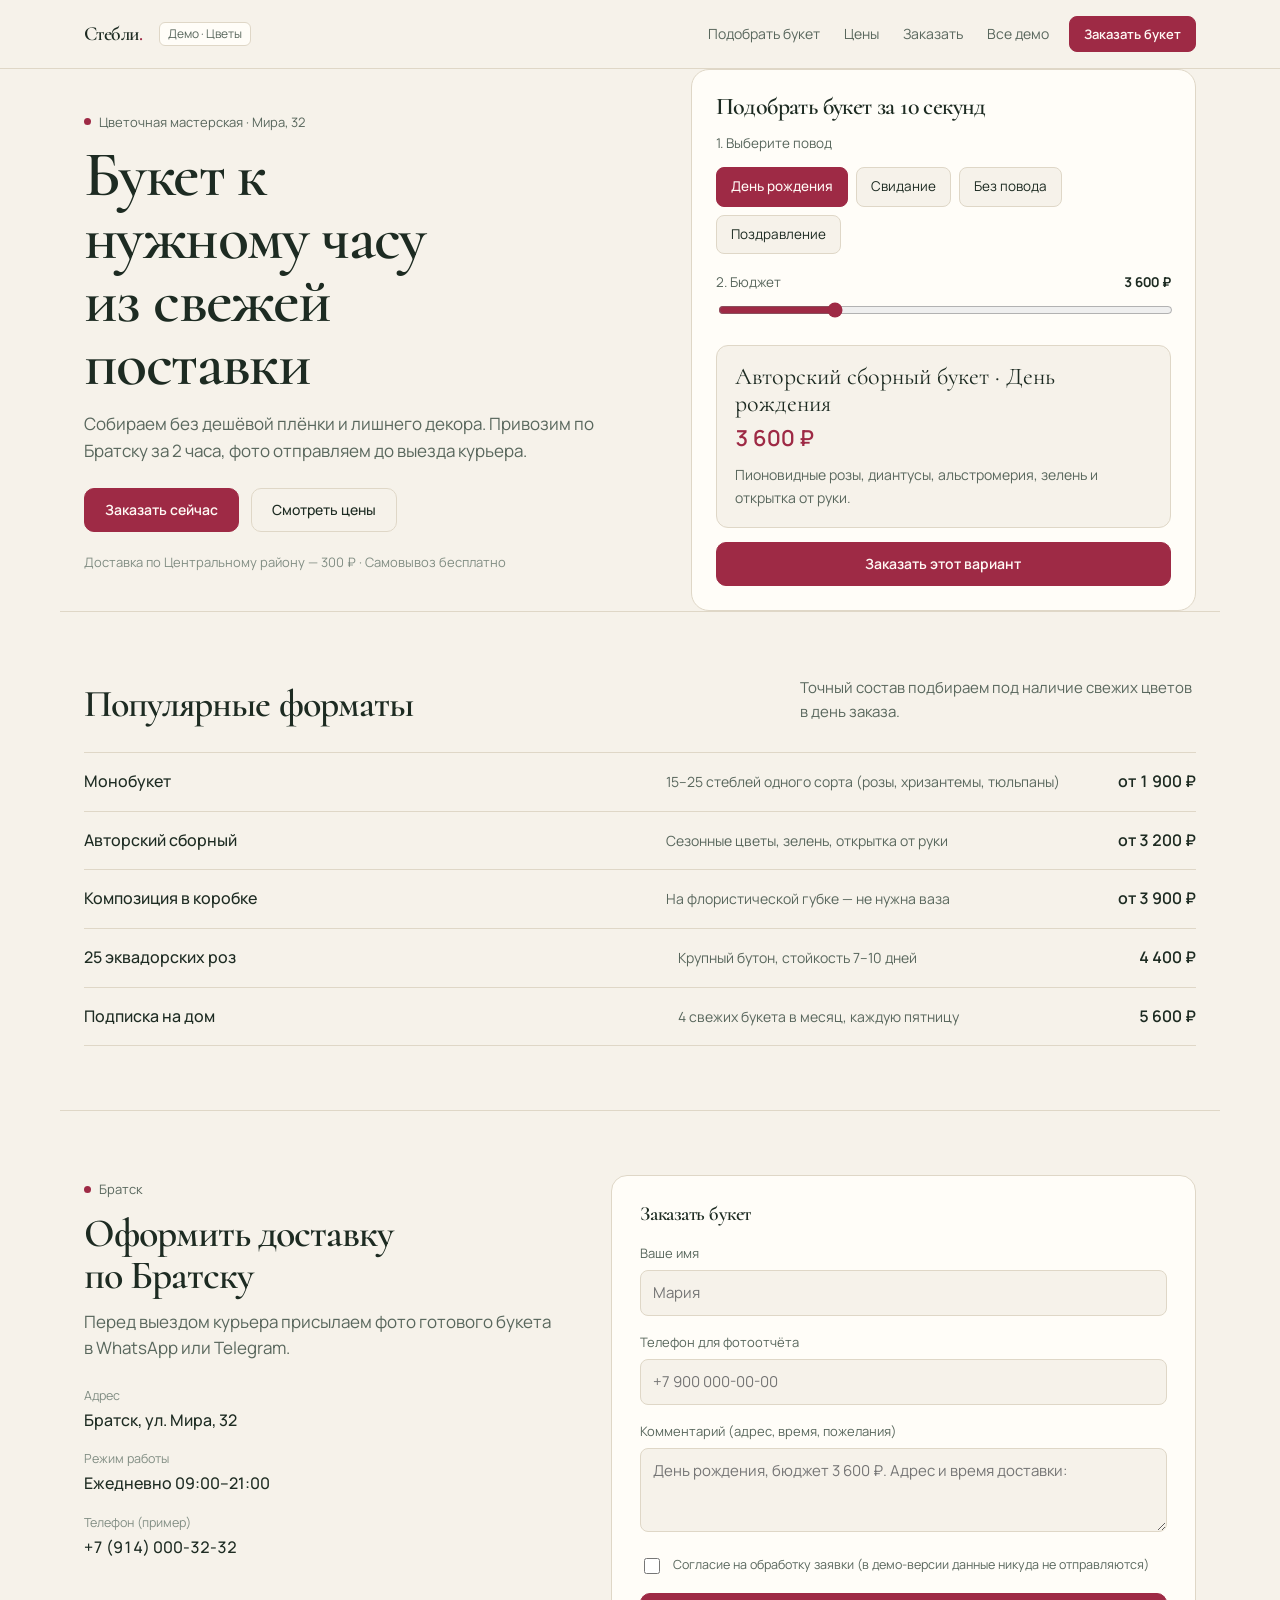
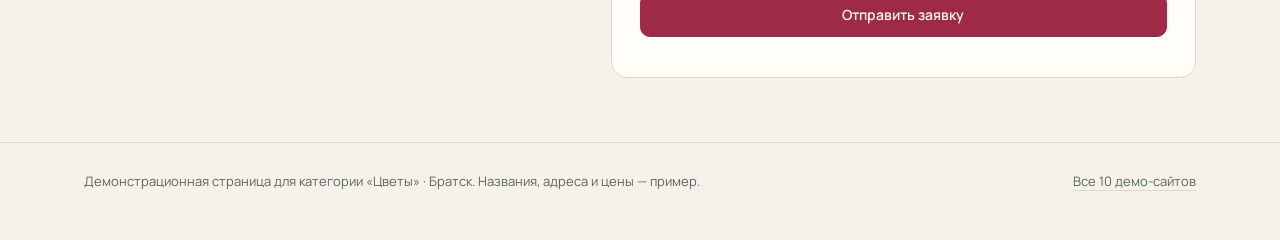
<file: demo/flowers.html>
<!DOCTYPE html>
<html lang="ru">
<head>
<meta charset="utf-8">
<meta name="viewport" content="width=device-width, initial-scale=1">
<meta name="robots" content="noindex">
<title>Стебли — Цветы · демо</title>
<link rel="preconnect" href="https://fonts.googleapis.com">
<link rel="preconnect" href="https://fonts.gstatic.com" crossorigin>
<link href="https://fonts.googleapis.com/css2?family=Cormorant:wght@500;600&family=Manrope:wght@400;500;600&display=swap" rel="stylesheet">
<link rel="stylesheet" href="base.css">
<style>
:root{
  --bg:#f6f2ea; --surface:#fffdf8; --ink:#1d2b22; --muted:#59675d;
  --dim:#828e84; --line:#dfd7c7; --accent:#9e2a45; --accent-ink:#fff9f5;
  --font-display:'Cormorant'; --font-body:'Manrope'; --display-weight:600;
  --radius-card:16px; --radius-btn:10px;
}

.hero-{padding-top:;padding-bottom:}
.hero-flowers h1{font-size:clamp(38px,5vw,66px);line-height:.98;max-width:13ch}
.builder-box{background:var(--surface);border:1px solid var(--line);border-radius:18px;padding:24px}
.result-card{margin-top:20px;padding:18px;border-radius:12px;background:var(--bg);border:1px solid var(--line)}
.result-title{font-family:var(--font-display);font-size:24px;line-height:1.1}
.result-price{font-size:22px;font-weight:600;color:var(--accent);margin-top:4px}

</style>
</head>
<body id="top">
<a class="skip" href="#main">К содержанию</a>
<header class="header">
  <div class="container header-in">
    <a class="logo" href="#top">Стебли<i>.</i></a>
    <span class="demo-badge">Демо · Цветы</span>
    <nav class="nav" aria-label="Навигация">
      <a href="#builder">Подобрать букет</a><a href="#catalog">Цены</a><a href="#contact">Заказать</a>
      <a href="index.html">Все демо</a>
    </nav>
    <a class="btn primary sm" href="#contact">Заказать букет</a>
  </div>
</header>
<main id="main">

<section class="hero-flowers container" id="builder">
  <div class="split-2">
    <div class="hero-enter">
      <p class="kicker"><span class="dot"></span>Цветочная мастерская · Мира, 32</p>
      <h1>Букет к нужному часу из свежей поставки</h1>
      <p class="lead" style="margin-top:16px">Собираем без дешёвой плёнки и лишнего декора. Привозим по Братску за 2 часа, фото отправляем до выезда курьера.</p>
      <div class="actions">
        <a class="btn primary" href="#contact">Заказать сейчас</a>
        <a class="btn quiet" href="#catalog">Смотреть цены</a>
      </div>
      <p class="meta-line">Доставка по Центральному району — 300 ₽ · Самовывоз бесплатно</p>
    </div>
    <div class="builder-box">
      <h2 style="font-size:24px;margin-bottom:14px">Подобрать букет за 10 секунд</h2>
      <p style="font-size:13.5px;color:var(--muted);margin-bottom:12px">1. Выберите повод</p>
      <div class="chip-group" id="occasionGroup">
        <button class="choice-btn active" type="button" data-occ="День рождения">День рождения</button>
        <button class="choice-btn" type="button" data-occ="Свидание">Свидание</button>
        <button class="choice-btn" type="button" data-occ="Без повода">Без повода</button>
        <button class="choice-btn" type="button" data-occ="Поздравление">Поздравление</button>
      </div>
      <div style="margin-top:18px">
        <div style="display:flex;justify-content:space-between;font-size:13.5px;margin-bottom:6px">
          <span style="color:var(--muted)">2. Бюджет</span>
          <strong class="num" id="budgetLabel">3 500 ₽</strong>
        </div>
        <input type="range" id="budgetRange" min="1800" max="9000" step="200" value="3500">
      </div>
      <div class="result-card">
        <div class="result-title" id="resTitle">Авторский сборный букет</div>
        <div class="result-price num" id="resPrice">3 500 ₽</div>
        <p id="resDesc" style="margin-top:8px;font-size:14px;color:var(--muted)">Пионовидные розы, диантусы, эвкалипт и матовая упаковка + открытка от руки.</p>
      </div>
      <a class="btn primary" href="#contact" id="pickOrderBtn" style="width:100%;margin-top:14px">Заказать этот вариант</a>
    </div>
  </div>
</section>

<section class="section container" id="catalog">
  <div class="section-head">
    <h2>Популярные форматы</h2>
    <p>Точный состав подбираем под наличие свежих цветов в день заказа.</p>
  </div>
  <ul class="price-list">
    <li class="price-row"><span class="price-name">Монобукет</span><span class="price-desc">15–25 стеблей одного сорта (розы, хризантемы, тюльпаны)</span><span class="price-val">от 1 900 ₽</span></li>
    <li class="price-row"><span class="price-name">Авторский сборный</span><span class="price-desc">Сезонные цветы, зелень, открытка от руки</span><span class="price-val">от 3 200 ₽</span></li>
    <li class="price-row"><span class="price-name">Композиция в коробке</span><span class="price-desc">На флористической губке — не нужна ваза</span><span class="price-val">от 3 900 ₽</span></li>
    <li class="price-row"><span class="price-name">25 эквадорских роз</span><span class="price-desc">Крупный бутон, стойкость 7–10 дней</span><span class="price-val">4 400 ₽</span></li>
    <li class="price-row"><span class="price-name">Подписка на дом</span><span class="price-desc">4 свежих букета в месяц, каждую пятницу</span><span class="price-val">5 600 ₽</span></li>
  </ul>
</section>

<section class="section container" id="contact">
  <div class="contact-grid">
    <div>
      <p class="kicker"><span class="dot"></span>Братск</p>
      <h2 style="font-size:clamp(28px,3.2vw,40px)">Оформить доставку по Братску</h2>
      <p class="lead" style="margin-top:12px">Перед выездом курьера присылаем фото готового букета в WhatsApp или Telegram.</p>
      <dl class="contact-list">
        <div><dt>Адрес</dt><dd>Братск, ул. Мира, 32</dd></div>
        <div><dt>Режим работы</dt><dd>Ежедневно 09:00–21:00</dd></div>
        <div><dt>Телефон (пример)</dt><dd class="num">+7 (914) 000-32-32</dd></div>
      </dl>
    </div>
    <form class="form" data-demo-form>
      <h3 style="font-size:20px;margin-bottom:18px">Заказать букет</h3>
      
  <div class="field"><label for="fName">Ваше имя</label><input id="fName" required placeholder="Мария"></div>
  <div class="field"><label for="fPhone">Телефон для фотоотчёта</label><input id="fPhone" type="tel" required placeholder="+7 900 000-00-00"></div>
  <div class="field"><label for="fNote">Комментарий (адрес, время, пожелания)</label><textarea id="fNote" placeholder="Кому, куда доставить и текст для открытки"></textarea></div>

      <label class="check">
        <input type="checkbox" required>
        <span>Согласие на обработку заявки (в демо-версии данные никуда не отправляются)</span>
      </label>
      <button class="btn primary" type="submit" style="width:100%">Отправить заявку</button>
      <p class="form-note" role="status" aria-live="polite"></p>
    </form>
  </div>
</section>
</main>
<footer class="footer">
  <div class="container footer-in">
    <p>Демонстрационная страница для категории «Цветы» · Братск. Названия, адреса и цены — пример.</p>
    <p><a href="index.html">Все 10 демо-сайтов</a></p>
  </div>
</footer>
<script>
document.querySelectorAll('[data-demo-form]').forEach((form) => {
  form.addEventListener('submit', (e) => {
    e.preventDefault();
    const note = form.querySelector('.form-note');
    note.textContent = 'Заявка зафиксирована (демо-режим: реальная отправка подключится при запуске сайта).';
    note.classList.add('ok');
    form.reset();
  });
});
</script>
<script>
(function(){
  let occ = 'День рождения';
  const range = document.getElementById('budgetRange');
  const lbl = document.getElementById('budgetLabel');
  const title = document.getElementById('resTitle');
  const price = document.getElementById('resPrice');
  const desc = document.getElementById('resDesc');
  const note = document.getElementById('fNote');
  function update() {
    const v = Number(range.value);
    lbl.textContent = v.toLocaleString('ru-RU') + ' ₽';
    price.textContent = v.toLocaleString('ru-RU') + ' ₽';
    if (v < 2600) {
      title.textContent = 'Компактный комплимент · ' + occ;
      desc.textContent = 'Кустовые розы, эвкалипт и сезонные акценты в крафтовой бумаге.';
    } else if (v < 5000) {
      title.textContent = 'Авторский сборный букет · ' + occ;
      desc.textContent = 'Пионовидные розы, диантусы, альстромерия, зелень и открытка от руки.';
    } else {
      title.textContent = 'Крупная композиция или 25+ роз · ' + occ;
      desc.textContent = 'Пышный объёмный букет или шляпная коробка премиум-сорта с доставкой.';
    }
    if (note) note.placeholder = occ + ', бюджет ' + v.toLocaleString('ru-RU') + ' ₽. Адрес и время доставки:';
  }
  document.querySelectorAll('#occasionGroup .choice-btn').forEach((b) => {
    b.addEventListener('click', () => {
      document.querySelectorAll('#occasionGroup .choice-btn').forEach((x) => x.classList.remove('active'));
      b.classList.add('active');
      occ = b.dataset.occ;
      update();
    });
  });
  range.addEventListener('input', update);
  update();
})();
</script>
</body>
</html>
</file>
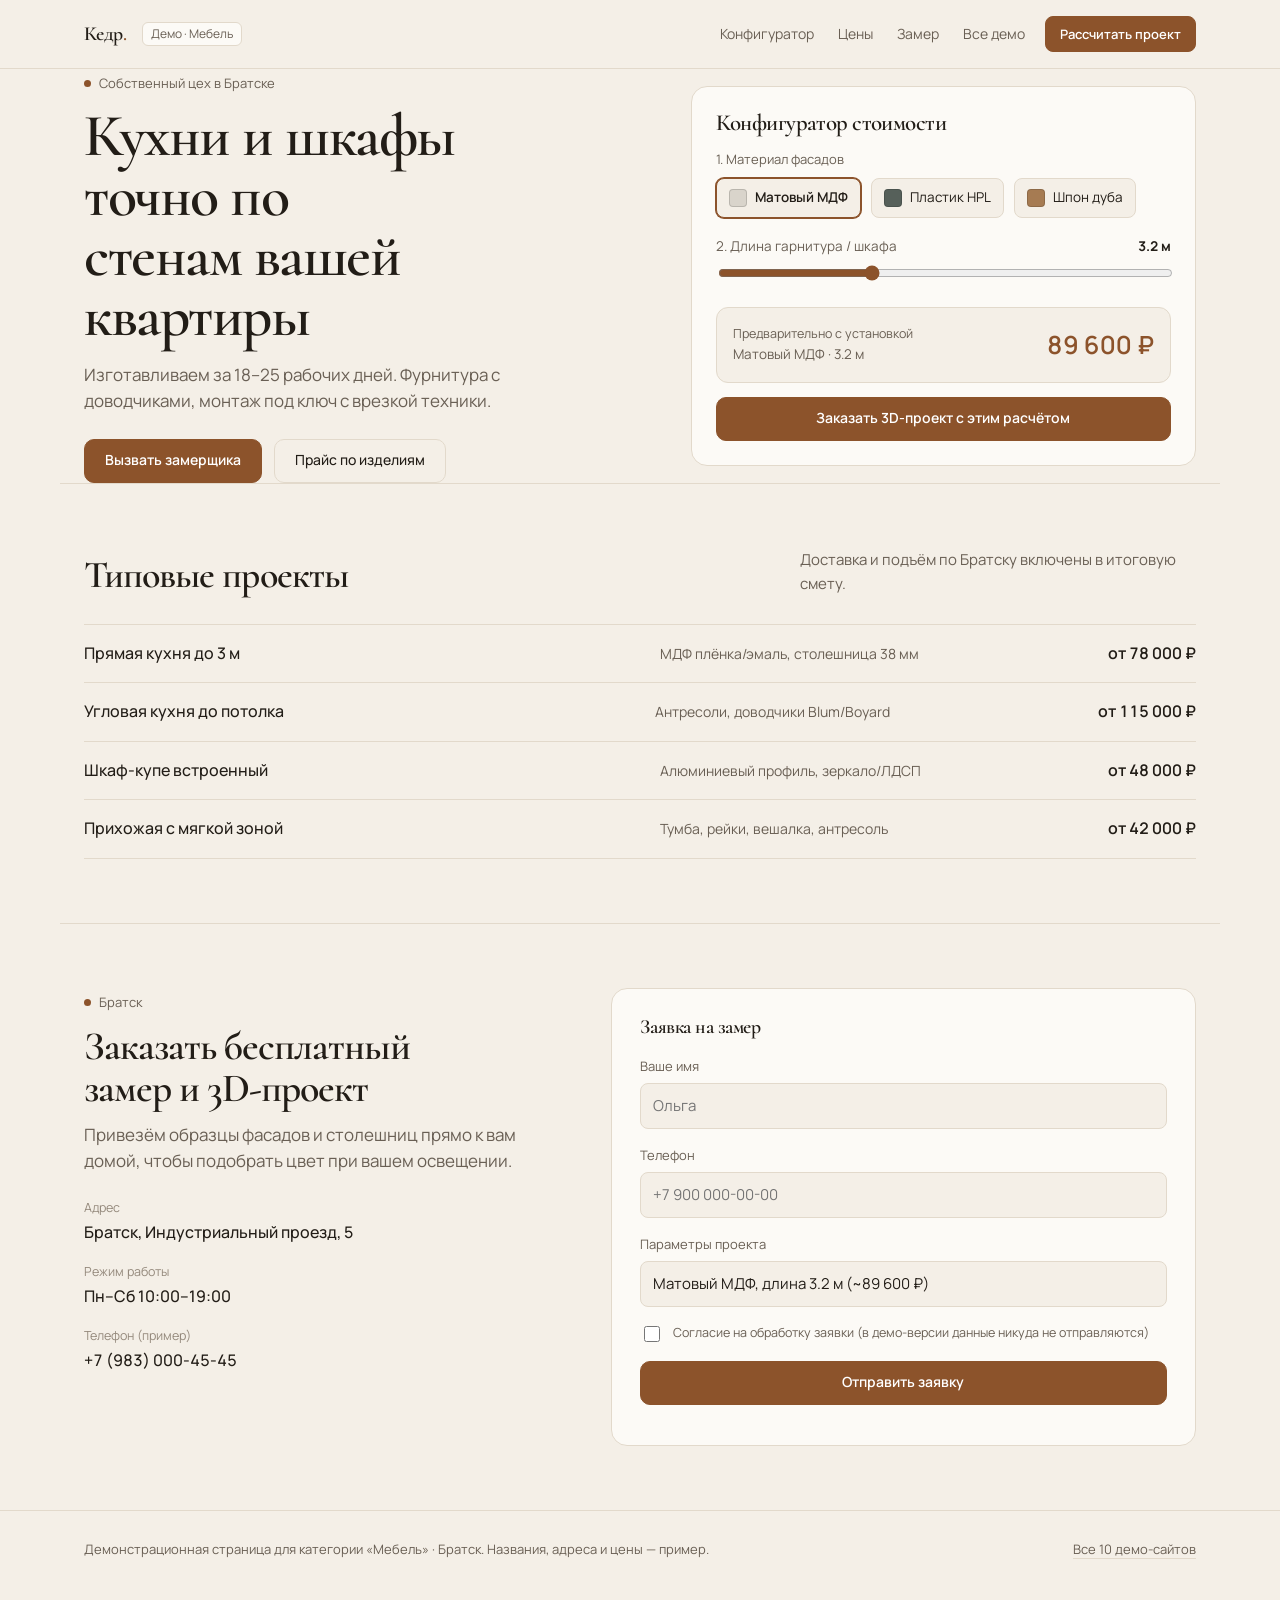
<file: demo/furniture.html>
<!DOCTYPE html>
<html lang="ru">
<head>
<meta charset="utf-8">
<meta name="viewport" content="width=device-width, initial-scale=1">
<meta name="robots" content="noindex">
<title>Кедр — Мебель · демо</title>
<link rel="preconnect" href="https://fonts.googleapis.com">
<link rel="preconnect" href="https://fonts.gstatic.com" crossorigin>
<link href="https://fonts.googleapis.com/css2?family=Cormorant:wght@500;600&family=Manrope:wght@400;500;600&display=swap" rel="stylesheet">
<link rel="stylesheet" href="base.css">
<style>
:root{
  --bg:#f4efe7; --surface:#fcfaf6; --ink:#221d17; --muted:#695f54;
  --dim:#94897c; --line:#e2d9cb; --accent:#8c532b; --accent-ink:#ffffff;
  --font-display:'Cormorant'; --font-body:'Manrope'; --display-weight:600;
  --radius-card:16px; --radius-btn:10px;
}

.hero-{padding-top:;padding-bottom:}
.hero-furn h1{font-size:clamp(36px,4.8vw,60px);line-height:1.0;max-width:13ch}
.swatch-row{display:flex;gap:10px;flex-wrap:wrap}
.swatch-btn{display:flex;align-items:center;gap:8px;padding:8px 12px;border-radius:8px;border:1px solid var(--line);background:var(--bg);cursor:pointer;font-size:13.5px}
.swatch-btn.active{border-color:var(--accent);box-shadow:0 0 0 1px var(--accent);font-weight:600}
.swatch-dot{width:18px;height:18px;border-radius:4px;border:1px solid rgba(0,0,0,.15)}

</style>
</head>
<body id="top">
<a class="skip" href="#main">К содержанию</a>
<header class="header">
  <div class="container header-in">
    <a class="logo" href="#top">Кедр<i>.</i></a>
    <span class="demo-badge">Демо · Мебель</span>
    <nav class="nav" aria-label="Навигация">
      <a href="#config">Конфигуратор</a><a href="#models">Цены</a><a href="#contact">Замер</a>
      <a href="index.html">Все демо</a>
    </nav>
    <a class="btn primary sm" href="#contact">Рассчитать проект</a>
  </div>
</header>
<main id="main">

<section class="hero-furn container" id="config">
  <div class="split-2">
    <div class="hero-enter">
      <p class="kicker"><span class="dot"></span>Собственный цех в Братске</p>
      <h1>Кухни и шкафы точно по стенам вашей квартиры</h1>
      <p class="lead" style="margin-top:16px">Изготавливаем за 18–25 рабочих дней. Фурнитура с доводчиками, монтаж под ключ с врезкой техники.</p>
      <div class="actions">
        <a class="btn primary" href="#contact">Вызвать замерщика</a>
        <a class="btn quiet" href="#models">Прайс по изделиям</a>
      </div>
    </div>
    <div class="panel">
      <h2 style="font-size:23px;margin-bottom:14px">Конфигуратор стоимости</h2>
      <p style="font-size:13px;color:var(--muted);margin-bottom:8px">1. Материал фасадов</p>
      <div class="swatch-row" id="furnMat">
        <button type="button" class="swatch-btn active" data-pm="28000" data-mat="Матовый МДФ"><span class="swatch-dot" style="background:#d9d4cb"></span>Матовый МДФ</button>
        <button type="button" class="swatch-btn" data-pm="34000" data-mat="Пластик HPL"><span class="swatch-dot" style="background:#56605a"></span>Пластик HPL</button>
        <button type="button" class="swatch-btn" data-pm="42000" data-mat="Шпон дуба"><span class="swatch-dot" style="background:#a67b52"></span>Шпон дуба</button>
      </div>
      <div style="margin-top:18px">
        <div style="display:flex;justify-content:space-between;font-size:13.5px;margin-bottom:6px">
          <span style="color:var(--muted)">2. Длина гарнитура / шкафа</span>
          <strong class="num" id="furnLenLbl">3.2 м</strong>
        </div>
        <input type="range" id="furnLen" min="1.8" max="6.0" step="0.2" value="3.2">
      </div>
      <div style="margin-top:18px;padding:16px;border-radius:12px;background:var(--bg);border:1px solid var(--line);display:flex;justify-content:space-between;align-items:center">
        <div>
          <div style="font-size:12.5px;color:var(--muted)">Предварительно с установкой</div>
          <div style="font-size:13.5px;color:var(--muted)" id="furnMatInfo">Матовый МДФ · 3.2 м</div>
        </div>
        <div class="num" id="furnSum" style="font-size:25px;font-weight:600;color:var(--accent)">89 600 ₽</div>
      </div>
      <a class="btn primary" href="#contact" style="width:100%;margin-top:14px">Заказать 3D-проект с этим расчётом</a>
    </div>
  </div>
</section>

<section class="section container" id="models">
  <div class="section-head"><h2>Типовые проекты</h2><p>Доставка и подъём по Братску включены в итоговую смету.</p></div>
  <ul class="price-list">
    <li class="price-row"><span class="price-name">Прямая кухня до 3 м</span><span class="price-desc">МДФ плёнка/эмаль, столешница 38 мм</span><span class="price-val">от 78 000 ₽</span></li>
    <li class="price-row"><span class="price-name">Угловая кухня до потолка</span><span class="price-desc">Антресоли, доводчики Blum/Boyard</span><span class="price-val">от 115 000 ₽</span></li>
    <li class="price-row"><span class="price-name">Шкаф-купе встроенный</span><span class="price-desc">Алюминиевый профиль, зеркало/ЛДСП</span><span class="price-val">от 48 000 ₽</span></li>
    <li class="price-row"><span class="price-name">Прихожая с мягкой зоной</span><span class="price-desc">Тумба, рейки, вешалка, антресоль</span><span class="price-val">от 42 000 ₽</span></li>
  </ul>
</section>

<section class="section container" id="contact">
  <div class="contact-grid">
    <div>
      <p class="kicker"><span class="dot"></span>Братск</p>
      <h2 style="font-size:clamp(28px,3.2vw,40px)">Заказать бесплатный замер и 3D-проект</h2>
      <p class="lead" style="margin-top:12px">Привезём образцы фасадов и столешниц прямо к вам домой, чтобы подобрать цвет при вашем освещении.</p>
      <dl class="contact-list">
        <div><dt>Адрес</dt><dd>Братск, Индустриальный проезд, 5</dd></div>
        <div><dt>Режим работы</dt><dd>Пн–Сб 10:00–19:00</dd></div>
        <div><dt>Телефон (пример)</dt><dd class="num">+7 (983) 000-45-45</dd></div>
      </dl>
    </div>
    <form class="form" data-demo-form>
      <h3 style="font-size:20px;margin-bottom:18px">Заявка на замер</h3>
      
  <div class="field"><label for="fuName">Ваше имя</label><input id="fuName" required placeholder="Ольга"></div>
  <div class="field"><label for="fuPhone">Телефон</label><input id="fuPhone" type="tel" required placeholder="+7 900 000-00-00"></div>
  <div class="field"><label for="fuNote">Параметры проекта</label><input id="fuNote" value="Матовый МДФ, длина 3.2 м (~89 600 ₽)"></div>

      <label class="check">
        <input type="checkbox" required>
        <span>Согласие на обработку заявки (в демо-версии данные никуда не отправляются)</span>
      </label>
      <button class="btn primary" type="submit" style="width:100%">Отправить заявку</button>
      <p class="form-note" role="status" aria-live="polite"></p>
    </form>
  </div>
</section>
</main>
<footer class="footer">
  <div class="container footer-in">
    <p>Демонстрационная страница для категории «Мебель» · Братск. Названия, адреса и цены — пример.</p>
    <p><a href="index.html">Все 10 демо-сайтов</a></p>
  </div>
</footer>
<script>
document.querySelectorAll('[data-demo-form]').forEach((form) => {
  form.addEventListener('submit', (e) => {
    e.preventDefault();
    const note = form.querySelector('.form-note');
    note.textContent = 'Заявка зафиксирована (демо-режим: реальная отправка подключится при запуске сайта).';
    note.classList.add('ok');
    form.reset();
  });
});
</script>
<script>
(function(){
  let pm = 28000, mat = 'Матовый МДФ';
  const len = document.getElementById('furnLen');
  const lbl = document.getElementById('furnLenLbl');
  const info = document.getElementById('furnMatInfo');
  const sum = document.getElementById('furnSum');
  const note = document.getElementById('fuNote');
  function upd() {
    const l = Number(len.value);
    const total = Math.round(l * pm);
    lbl.textContent = l.toFixed(1) + ' м';
    info.textContent = mat + ' · ' + l.toFixed(1) + ' м';
    sum.textContent = total.toLocaleString('ru-RU') + ' ₽';
    if (note) note.value = mat + ', длина ' + l.toFixed(1) + ' м (~' + total.toLocaleString('ru-RU') + ' ₽)';
  }
  document.querySelectorAll('#furnMat .swatch-btn').forEach((b) => {
    b.addEventListener('click', () => {
      document.querySelectorAll('#furnMat .swatch-btn').forEach((x) => x.classList.remove('active'));
      b.classList.add('active');
      pm = Number(b.dataset.pm);
      mat = b.dataset.mat;
      upd();
    });
  });
  len.addEventListener('input', upd);
})();
</script>
</body>
</html>
</file>
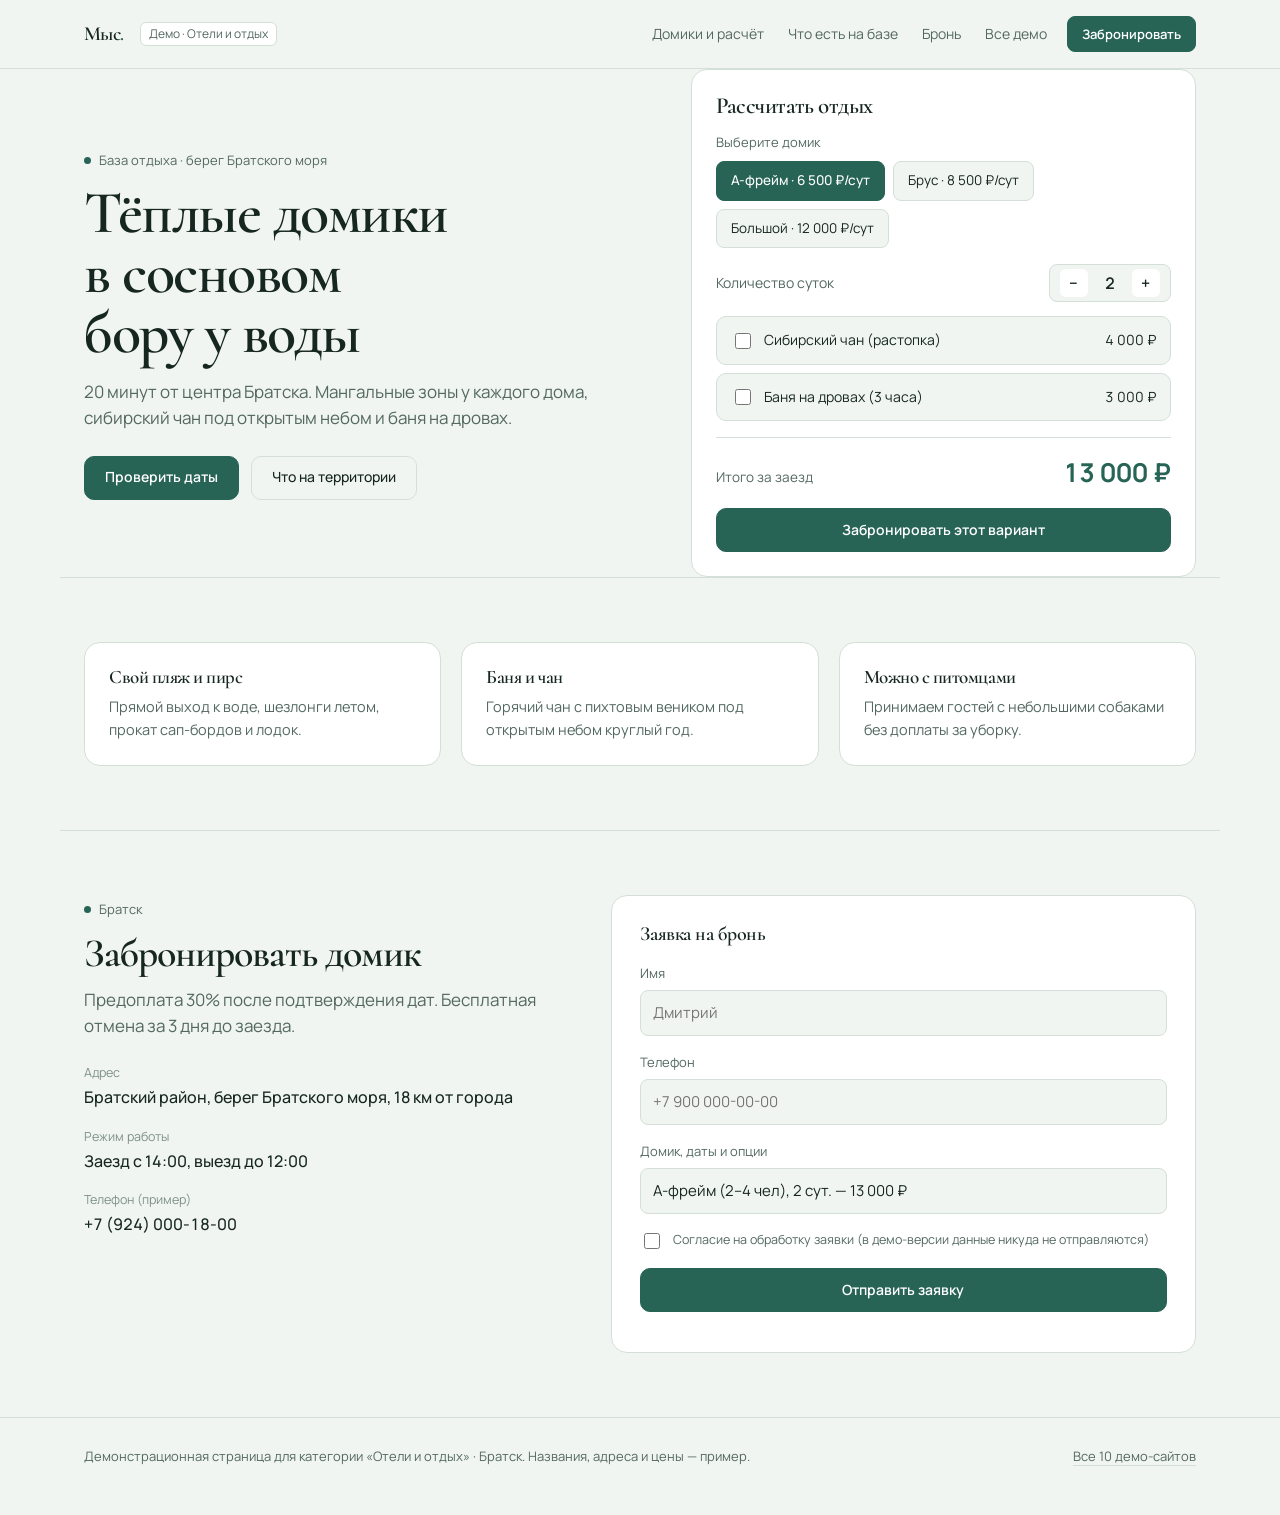
<file: demo/hotel.html>
<!DOCTYPE html>
<html lang="ru">
<head>
<meta charset="utf-8">
<meta name="viewport" content="width=device-width, initial-scale=1">
<meta name="robots" content="noindex">
<title>Мыс — Отели и отдых · демо</title>
<link rel="preconnect" href="https://fonts.googleapis.com">
<link rel="preconnect" href="https://fonts.gstatic.com" crossorigin>
<link href="https://fonts.googleapis.com/css2?family=Cormorant:wght@500;600&family=Manrope:wght@400;500;600&display=swap" rel="stylesheet">
<link rel="stylesheet" href="base.css">
<style>
:root{
  --bg:#f1f5f2; --surface:#ffffff; --ink:#162621; --muted:#536861;
  --dim:#7e918a; --line:#d4dfd9; --accent:#276455; --accent-ink:#ffffff;
  --font-display:'Cormorant'; --font-body:'Manrope'; --display-weight:600;
  --radius-card:16px; --radius-btn:10px;
}

.hero-{padding-top:;padding-bottom:}
.hero-hotel h1{font-size:clamp(36px,4.8vw,60px);line-height:1.0;max-width:13ch}
.nights-ctrl{display:inline-flex;align-items:center;gap:12px;border:1px solid var(--line);border-radius:8px;padding:4px 10px;background:var(--bg)}
.nights-ctrl button{width:28px;height:28px;border:0;background:var(--surface);border-radius:6px;cursor:pointer;font-weight:600}

</style>
</head>
<body id="top">
<a class="skip" href="#main">К содержанию</a>
<header class="header">
  <div class="container header-in">
    <a class="logo" href="#top">Мыс<i>.</i></a>
    <span class="demo-badge">Демо · Отели и отдых</span>
    <nav class="nav" aria-label="Навигация">
      <a href="#book">Домики и расчёт</a><a href="#rest">Что есть на базе</a><a href="#contact">Бронь</a>
      <a href="index.html">Все демо</a>
    </nav>
    <a class="btn primary sm" href="#contact">Забронировать</a>
  </div>
</header>
<main id="main">

<section class="hero-hotel container" id="book">
  <div class="split-2">
    <div class="hero-enter">
      <p class="kicker"><span class="dot"></span>База отдыха · берег Братского моря</p>
      <h1>Тёплые домики в сосновом бору у воды</h1>
      <p class="lead" style="margin-top:16px">20 минут от центра Братска. Мангальные зоны у каждого дома, сибирский чан под открытым небом и баня на дровах.</p>
      <div class="actions">
        <a class="btn primary" href="#contact">Проверить даты</a>
        <a class="btn quiet" href="#rest">Что на территории</a>
      </div>
    </div>
    <div class="panel">
      <h2 style="font-size:23px;margin-bottom:14px">Рассчитать отдых</h2>
      <p style="font-size:13px;color:var(--muted);margin-bottom:8px">Выберите домик</p>
      <div class="chip-group" id="houseGroup">
        <button type="button" class="choice-btn active" data-hp="6500" data-hn="А-фрейм (2–4 чел)">А-фрейм · 6 500 ₽/сут</button>
        <button type="button" class="choice-btn" data-hp="8500" data-hn="Семейный брус (до 6 чел)">Брус · 8 500 ₽/сут</button>
        <button type="button" class="choice-btn" data-hp="12000" data-hn="Большой дом (до 10 чел)">Большой · 12 000 ₽/сут</button>
      </div>
      <div style="display:flex;justify-content:space-between;align-items:center;margin-top:16px">
        <span style="font-size:14px;color:var(--muted)">Количество суток</span>
        <div class="nights-ctrl">
          <button type="button" id="nMinus">−</button>
          <span class="num" id="nVal" style="font-weight:600;min-width:20px;text-align:center">2</span>
          <button type="button" id="nPlus">+</button>
        </div>
      </div>
      <div style="display:grid;gap:8px;margin-top:14px">
        <label class="opt-row"><span class="opt-left"><input type="checkbox" class="h-ext" value="4000"> Сибирский чан (растопка)</span><span class="num">4 000 ₽</span></label>
        <label class="opt-row"><span class="opt-left"><input type="checkbox" class="h-ext" value="3000"> Баня на дровах (3 часа)</span><span class="num">3 000 ₽</span></label>
      </div>
      <div style="margin-top:16px;padding-top:14px;border-top:1px solid var(--line);display:flex;justify-content:space-between;align-items:baseline">
        <span style="font-size:13.5px;color:var(--muted)">Итого за заезд</span>
        <strong class="num" id="hSum" style="font-size:26px;color:var(--accent)">13 000 ₽</strong>
      </div>
      <a class="btn primary" href="#contact" style="width:100%;margin-top:14px">Забронировать этот вариант</a>
    </div>
  </div>
</section>

<section class="section container" id="rest">
  <div class="grid-3">
    <div class="panel"><h3 style="font-size:19px">Свой пляж и пирс</h3><p style="color:var(--muted);font-size:14.5px;margin-top:8px">Прямой выход к воде, шезлонги летом, прокат сап-бордов и лодок.</p></div>
    <div class="panel"><h3 style="font-size:19px">Баня и чан</h3><p style="color:var(--muted);font-size:14.5px;margin-top:8px">Горячий чан с пихтовым веником под открытым небом круглый год.</p></div>
    <div class="panel"><h3 style="font-size:19px">Можно с питомцами</h3><p style="color:var(--muted);font-size:14.5px;margin-top:8px">Принимаем гостей с небольшими собаками без доплаты за уборку.</p></div>
  </div>
</section>

<section class="section container" id="contact">
  <div class="contact-grid">
    <div>
      <p class="kicker"><span class="dot"></span>Братск</p>
      <h2 style="font-size:clamp(28px,3.2vw,40px)">Забронировать домик</h2>
      <p class="lead" style="margin-top:12px">Предоплата 30% после подтверждения дат. Бесплатная отмена за 3 дня до заезда.</p>
      <dl class="contact-list">
        <div><dt>Адрес</dt><dd>Братский район, берег Братского моря, 18 км от города</dd></div>
        <div><dt>Режим работы</dt><dd>Заезд с 14:00, выезд до 12:00</dd></div>
        <div><dt>Телефон (пример)</dt><dd class="num">+7 (924) 000-18-00</dd></div>
      </dl>
    </div>
    <form class="form" data-demo-form>
      <h3 style="font-size:20px;margin-bottom:18px">Заявка на бронь</h3>
      
  <div class="field"><label for="hName">Имя</label><input id="hName" required placeholder="Дмитрий"></div>
  <div class="field"><label for="hPhone">Телефон</label><input id="hPhone" type="tel" required placeholder="+7 900 000-00-00"></div>
  <div class="field"><label for="hNote">Домик, даты и опции</label><input id="hNote" value="А-фрейм (2–4 чел), 2 сут. — 13 000 ₽"></div>

      <label class="check">
        <input type="checkbox" required>
        <span>Согласие на обработку заявки (в демо-версии данные никуда не отправляются)</span>
      </label>
      <button class="btn primary" type="submit" style="width:100%">Отправить заявку</button>
      <p class="form-note" role="status" aria-live="polite"></p>
    </form>
  </div>
</section>
</main>
<footer class="footer">
  <div class="container footer-in">
    <p>Демонстрационная страница для категории «Отели и отдых» · Братск. Названия, адреса и цены — пример.</p>
    <p><a href="index.html">Все 10 демо-сайтов</a></p>
  </div>
</footer>
<script>
document.querySelectorAll('[data-demo-form]').forEach((form) => {
  form.addEventListener('submit', (e) => {
    e.preventDefault();
    const note = form.querySelector('.form-note');
    note.textContent = 'Заявка зафиксирована (демо-режим: реальная отправка подключится при запуске сайта).';
    note.classList.add('ok');
    form.reset();
  });
});
</script>
<script>
(function(){
  let hp = 6500, hn = 'А-фрейм (2–4 чел)', nights = 2;
  const nVal = document.getElementById('nVal');
  const hSum = document.getElementById('hSum');
  const note = document.getElementById('hNote');
  const exts = document.querySelectorAll('.h-ext');
  function upd() {
    let ext = 0;
    exts.forEach((c) => { if (c.checked) ext += Number(c.value); });
    const total = hp * nights + ext;
    nVal.textContent = nights;
    hSum.textContent = total.toLocaleString('ru-RU') + ' ₽';
    if (note) note.value = hn + ', ' + nights + ' сут.' + (ext ? ' + доп. опции' : '') + ' — ' + total.toLocaleString('ru-RU') + ' ₽';
  }
  document.querySelectorAll('#houseGroup .choice-btn').forEach((b) => {
    b.addEventListener('click', () => {
      document.querySelectorAll('#houseGroup .choice-btn').forEach((x) => x.classList.remove('active'));
      b.classList.add('active');
      hp = Number(b.dataset.hp); hn = b.dataset.hn; upd();
    });
  });
  document.getElementById('nMinus').onclick = () => { if (nights > 1) { nights--; upd(); } };
  document.getElementById('nPlus').onclick = () => { if (nights < 14) { nights++; upd(); } };
  exts.forEach((c) => c.addEventListener('change', upd));
})();
</script>
</body>
</html>
</file>
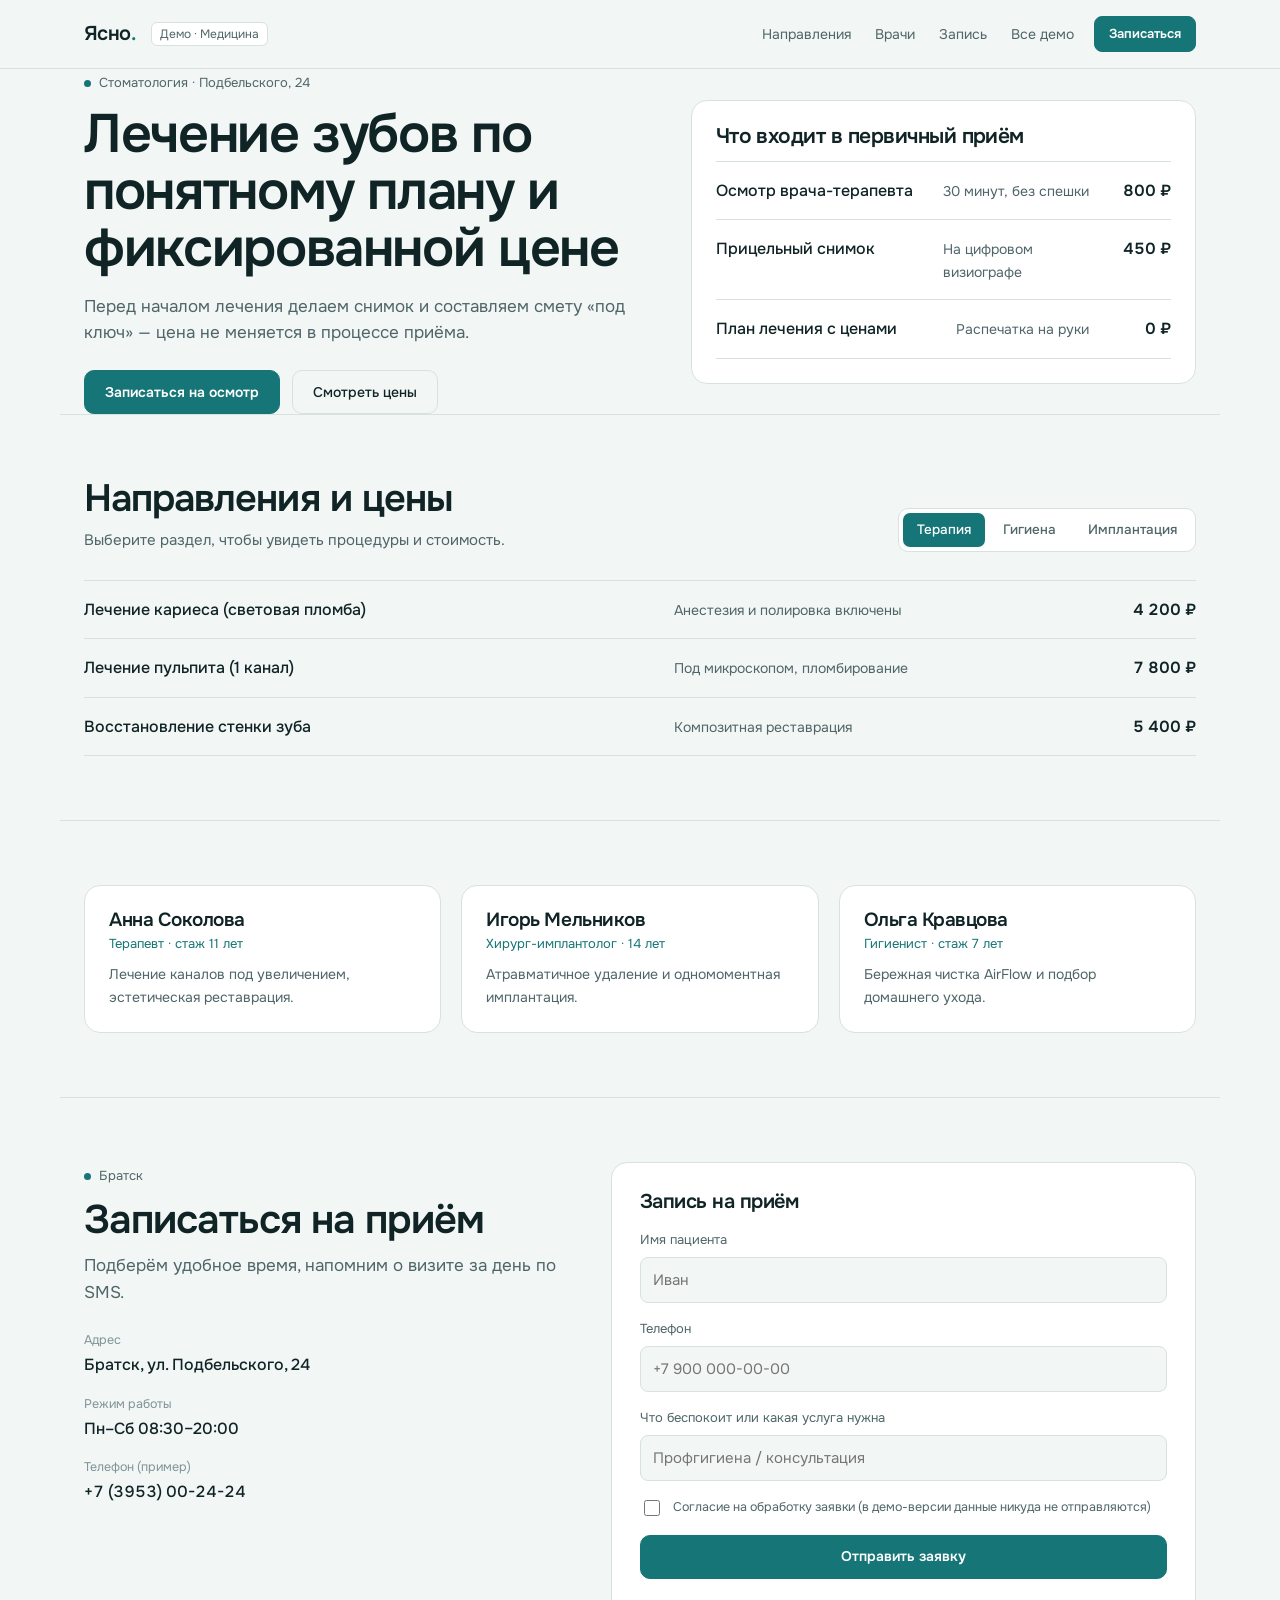
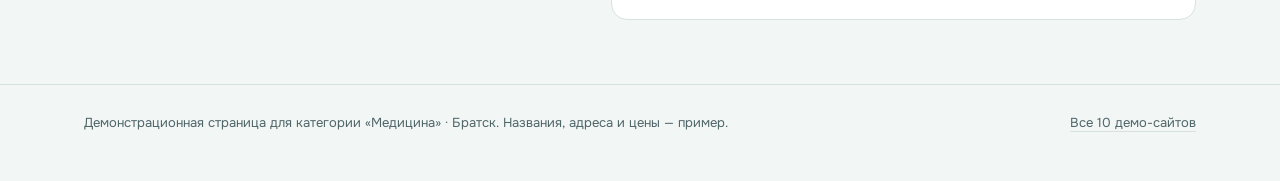
<file: demo/medicine.html>
<!DOCTYPE html>
<html lang="ru">
<head>
<meta charset="utf-8">
<meta name="viewport" content="width=device-width, initial-scale=1">
<meta name="robots" content="noindex">
<title>Ясно — Медицина · демо</title>
<link rel="preconnect" href="https://fonts.googleapis.com">
<link rel="preconnect" href="https://fonts.gstatic.com" crossorigin>
<link href="https://fonts.googleapis.com/css2?family=Onest:wght@400;500;600&display=swap" rel="stylesheet">
<link rel="stylesheet" href="base.css">
<style>
:root{
  --bg:#f2f6f5; --surface:#ffffff; --ink:#102426; --muted:#4f6568;
  --dim:#7f9396; --line:#d7e2e0; --accent:#167576; --accent-ink:#ffffff;
  --font-display:'Onest'; --font-body:'Onest'; --display-weight:600;
  --radius-card:16px; --radius-btn:10px;
}

.hero-{padding-top:;padding-bottom:}
.hero-med h1{font-size:clamp(34px,4.4vw,54px);max-width:15ch}
.dir-panel{display:none}
.dir-panel.active{display:block}

</style>
</head>
<body id="top">
<a class="skip" href="#main">К содержанию</a>
<header class="header">
  <div class="container header-in">
    <a class="logo" href="#top">Ясно<i>.</i></a>
    <span class="demo-badge">Демо · Медицина</span>
    <nav class="nav" aria-label="Навигация">
      <a href="#directions">Направления</a><a href="#doctors">Врачи</a><a href="#contact">Запись</a>
      <a href="index.html">Все демо</a>
    </nav>
    <a class="btn primary sm" href="#contact">Записаться</a>
  </div>
</header>
<main id="main">

<section class="hero-med container">
  <div class="split-2">
    <div class="hero-enter">
      <p class="kicker"><span class="dot"></span>Стоматология · Подбельского, 24</p>
      <h1>Лечение зубов по понятному плану и фиксированной цене</h1>
      <p class="lead" style="margin-top:16px">Перед началом лечения делаем снимок и составляем смету «под ключ» — цена не меняется в процессе приёма.</p>
      <div class="actions">
        <a class="btn primary" href="#contact">Записаться на осмотр</a>
        <a class="btn quiet" href="#directions">Смотреть цены</a>
      </div>
    </div>
    <div class="panel">
      <h2 style="font-size:21px;margin-bottom:14px">Что входит в первичный приём</h2>
      <ul class="price-list">
        <li class="price-row"><span class="price-name">Осмотр врача-терапевта</span><span class="price-desc">30 минут, без спешки</span><span class="price-val">800 ₽</span></li>
        <li class="price-row"><span class="price-name">Прицельный снимок</span><span class="price-desc">На цифровом визиографе</span><span class="price-val">450 ₽</span></li>
        <li class="price-row"><span class="price-name">План лечения с ценами</span><span class="price-desc">Распечатка на руки</span><span class="price-val">0 ₽</span></li>
      </ul>
    </div>
  </div>
</section>

<section class="section container" id="directions">
  <div class="section-head">
    <div>
      <h2>Направления и цены</h2>
      <p style="margin-top:8px">Выберите раздел, чтобы увидеть процедуры и стоимость.</p>
    </div>
    <div class="tabs" id="medTabs">
      <button class="tab active" type="button" data-mt="therapy">Терапия</button>
      <button class="tab" type="button" data-mt="hygiene">Гигиена</button>
      <button class="tab" type="button" data-mt="implant">Имплантация</button>
    </div>
  </div>
  <div class="dir-panel active" data-mp="therapy">
    <ul class="price-list">
      <li class="price-row"><span class="price-name">Лечение кариеса (световая пломба)</span><span class="price-desc">Анестезия и полировка включены</span><span class="price-val">4 200 ₽</span></li>
      <li class="price-row"><span class="price-name">Лечение пульпита (1 канал)</span><span class="price-desc">Под микроскопом, пломбирование</span><span class="price-val">7 800 ₽</span></li>
      <li class="price-row"><span class="price-name">Восстановление стенки зуба</span><span class="price-desc">Композитная реставрация</span><span class="price-val">5 400 ₽</span></li>
    </ul>
  </div>
  <div class="dir-panel" data-mp="hygiene">
    <ul class="price-list">
      <li class="price-row"><span class="price-name">Комплексная профгигиена</span><span class="price-desc">Ультразвук + AirFlow + фторирование</span><span class="price-val">3 900 ₽</span></li>
      <li class="price-row"><span class="price-name">Реминерализация эмали</span><span class="price-desc">Снижение чувствительности зубов</span><span class="price-val">1 500 ₽</span></li>
    </ul>
  </div>
  <div class="dir-panel" data-mp="implant">
    <ul class="price-list">
      <li class="price-row"><span class="price-name">Установка импланта (Корея)</span><span class="price-desc">Хирургический этап, формирователь</span><span class="price-val">24 000 ₽</span></li>
      <li class="price-row"><span class="price-name">Коронка из диоксида циркония</span><span class="price-desc">Снятие слепков и фиксация</span><span class="price-val">19 500 ₽</span></li>
    </ul>
  </div>
</section>

<section class="section container" id="doctors">
  <div class="grid-3">
    <div class="panel"><h3 style="font-size:19px">Анна Соколова</h3><p style="color:var(--accent);font-size:13px;margin-top:4px">Терапевт · стаж 11 лет</p><p style="color:var(--muted);font-size:14px;margin-top:8px">Лечение каналов под увеличением, эстетическая реставрация.</p></div>
    <div class="panel"><h3 style="font-size:19px">Игорь Мельников</h3><p style="color:var(--accent);font-size:13px;margin-top:4px">Хирург-имплантолог · 14 лет</p><p style="color:var(--muted);font-size:14px;margin-top:8px">Атравматичное удаление и одномоментная имплантация.</p></div>
    <div class="panel"><h3 style="font-size:19px">Ольга Кравцова</h3><p style="color:var(--accent);font-size:13px;margin-top:4px">Гигиенист · стаж 7 лет</p><p style="color:var(--muted);font-size:14px;margin-top:8px">Бережная чистка AirFlow и подбор домашнего ухода.</p></div>
  </div>
</section>

<section class="section container" id="contact">
  <div class="contact-grid">
    <div>
      <p class="kicker"><span class="dot"></span>Братск</p>
      <h2 style="font-size:clamp(28px,3.2vw,40px)">Записаться на приём</h2>
      <p class="lead" style="margin-top:12px">Подберём удобное время, напомним о визите за день по SMS.</p>
      <dl class="contact-list">
        <div><dt>Адрес</dt><dd>Братск, ул. Подбельского, 24</dd></div>
        <div><dt>Режим работы</dt><dd>Пн–Сб 08:30–20:00</dd></div>
        <div><dt>Телефон (пример)</dt><dd class="num">+7 (3953) 00-24-24</dd></div>
      </dl>
    </div>
    <form class="form" data-demo-form>
      <h3 style="font-size:20px;margin-bottom:18px">Запись на приём</h3>
      
  <div class="field"><label for="mName">Имя пациента</label><input id="mName" required placeholder="Иван"></div>
  <div class="field"><label for="mPhone">Телефон</label><input id="mPhone" type="tel" required placeholder="+7 900 000-00-00"></div>
  <div class="field"><label for="mReason">Что беспокоит или какая услуга нужна</label><input id="mReason" placeholder="Профгигиена / консультация"></div>

      <label class="check">
        <input type="checkbox" required>
        <span>Согласие на обработку заявки (в демо-версии данные никуда не отправляются)</span>
      </label>
      <button class="btn primary" type="submit" style="width:100%">Отправить заявку</button>
      <p class="form-note" role="status" aria-live="polite"></p>
    </form>
  </div>
</section>
</main>
<footer class="footer">
  <div class="container footer-in">
    <p>Демонстрационная страница для категории «Медицина» · Братск. Названия, адреса и цены — пример.</p>
    <p><a href="index.html">Все 10 демо-сайтов</a></p>
  </div>
</footer>
<script>
document.querySelectorAll('[data-demo-form]').forEach((form) => {
  form.addEventListener('submit', (e) => {
    e.preventDefault();
    const note = form.querySelector('.form-note');
    note.textContent = 'Заявка зафиксирована (демо-режим: реальная отправка подключится при запуске сайта).';
    note.classList.add('ok');
    form.reset();
  });
});
</script>
<script>
document.querySelectorAll('[data-mt]').forEach((b) => {
  b.addEventListener('click', () => {
    document.querySelectorAll('[data-mt]').forEach((x) => x.classList.remove('active'));
    document.querySelectorAll('[data-mp]').forEach((x) => x.classList.remove('active'));
    b.classList.add('active');
    document.querySelector('[data-mp="' + b.dataset.mt + '"]').classList.add('active');
  });
});
</script>
</body>
</html>
</file>
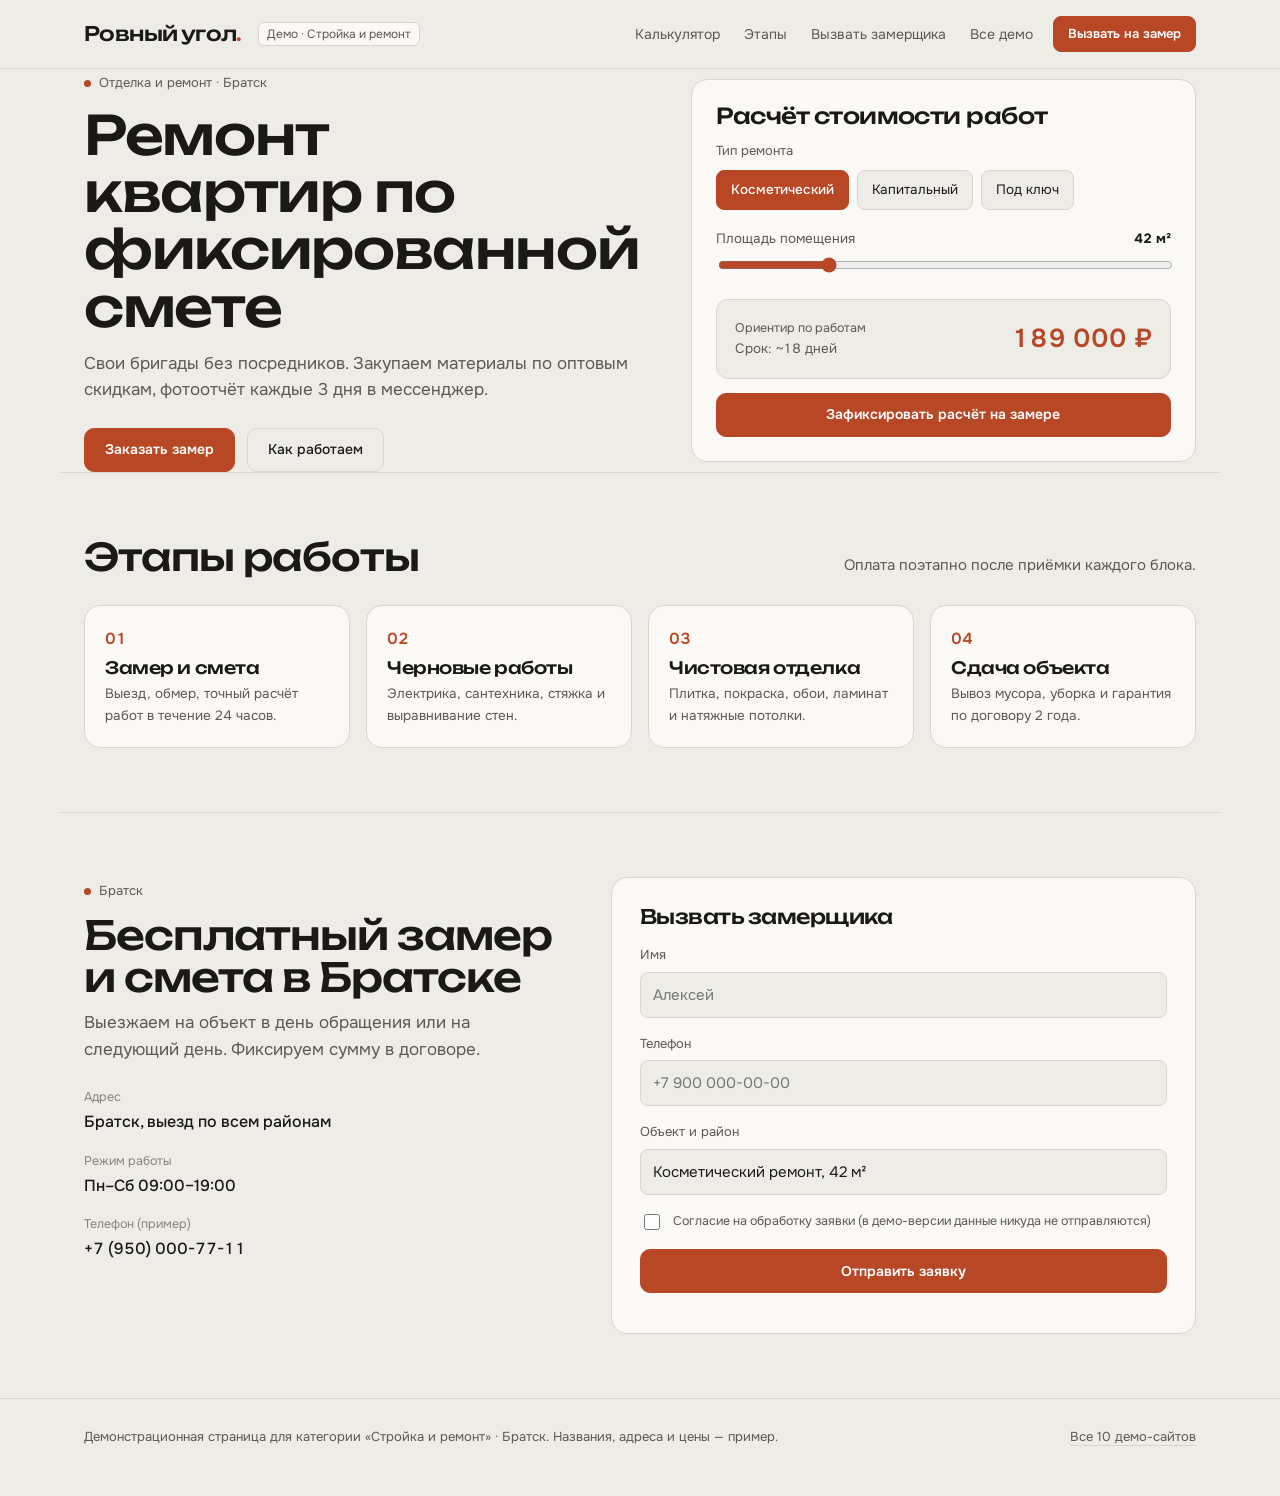
<file: demo/repair.html>
<!DOCTYPE html>
<html lang="ru">
<head>
<meta charset="utf-8">
<meta name="viewport" content="width=device-width, initial-scale=1">
<meta name="robots" content="noindex">
<title>Ровный угол — Стройка и ремонт · демо</title>
<link rel="preconnect" href="https://fonts.googleapis.com">
<link rel="preconnect" href="https://fonts.gstatic.com" crossorigin>
<link href="https://fonts.googleapis.com/css2?family=Unbounded:wght@500;600&family=Onest:wght@400;500;600&display=swap" rel="stylesheet">
<link rel="stylesheet" href="base.css">
<style>
:root{
  --bg:#eeece6; --surface:#faf9f5; --ink:#1a1917; --muted:#5c5952;
  --dim:#87837a; --line:#dad6cc; --accent:#b84726; --accent-ink:#ffffff;
  --font-display:'Unbounded'; --font-body:'Onest'; --display-weight:500;
  --radius-card:16px; --radius-btn:10px;
}

.hero-{padding-top:;padding-bottom:}
.hero-rep h1{font-size:clamp(32px,4.4vw,54px);max-width:14ch}
.calc-res{margin-top:18px;padding:18px;border-radius:12px;background:var(--bg);border:1px solid var(--line);display:flex;justify-content:space-between;align-items:center;gap:16px}

</style>
</head>
<body id="top">
<a class="skip" href="#main">К содержанию</a>
<header class="header">
  <div class="container header-in">
    <a class="logo" href="#top">Ровный угол<i>.</i></a>
    <span class="demo-badge">Демо · Стройка и ремонт</span>
    <nav class="nav" aria-label="Навигация">
      <a href="#calc">Калькулятор</a><a href="#stages">Этапы</a><a href="#contact">Вызвать замерщика</a>
      <a href="index.html">Все демо</a>
    </nav>
    <a class="btn primary sm" href="#contact">Вызвать на замер</a>
  </div>
</header>
<main id="main">

<section class="hero-rep container" id="calc">
  <div class="split-2">
    <div class="hero-enter">
      <p class="kicker"><span class="dot"></span>Отделка и ремонт · Братск</p>
      <h1>Ремонт квартир по фиксированной смете</h1>
      <p class="lead" style="margin-top:16px">Свои бригады без посредников. Закупаем материалы по оптовым скидкам, фотоотчёт каждые 3 дня в мессенджер.</p>
      <div class="actions">
        <a class="btn primary" href="#contact">Заказать замер</a>
        <a class="btn quiet" href="#stages">Как работаем</a>
      </div>
    </div>
    <div class="panel">
      <h2 style="font-size:22px;margin-bottom:14px">Расчёт стоимости работ</h2>
      <p style="font-size:13px;color:var(--muted);margin-bottom:8px">Тип ремонта</p>
      <div class="chip-group" id="repType">
        <button type="button" class="choice-btn active" data-rate="4500" data-name="Косметический">Косметический</button>
        <button type="button" class="choice-btn" data-rate="8500" data-name="Капитальный">Капитальный</button>
        <button type="button" class="choice-btn" data-rate="12500" data-name="Под ключ">Под ключ</button>
      </div>
      <div style="margin-top:18px">
        <div style="display:flex;justify-content:space-between;font-size:13.5px;margin-bottom:6px">
          <span style="color:var(--muted)">Площадь помещения</span>
          <strong class="num" id="repAreaLbl">42 м²</strong>
        </div>
        <input type="range" id="repArea" min="18" max="120" step="2" value="42">
      </div>
      <div class="calc-res">
        <div>
          <div style="font-size:12.5px;color:var(--muted)">Ориентир по работам</div>
          <div class="num" id="repDays" style="font-size:13.5px;color:var(--muted)">Срок: ~18 дней</div>
        </div>
        <div class="num" id="repSum" style="font-size:26px;font-weight:600;color:var(--accent)">189 000 ₽</div>
      </div>
      <a class="btn primary" href="#contact" style="width:100%;margin-top:14px">Зафиксировать расчёт на замере</a>
    </div>
  </div>
</section>

<section class="section container" id="stages">
  <div class="section-head"><h2>Этапы работы</h2><p>Оплата поэтапно после приёмки каждого блока.</p></div>
  <div class="grid-4">
    <div class="panel-tight"><div class="num" style="color:var(--accent);font-weight:600">01</div><h3 style="font-size:17px;margin-top:8px">Замер и смета</h3><p style="font-size:13.5px;color:var(--muted);margin-top:6px">Выезд, обмер, точный расчёт работ в течение 24 часов.</p></div>
    <div class="panel-tight"><div class="num" style="color:var(--accent);font-weight:600">02</div><h3 style="font-size:17px;margin-top:8px">Черновые работы</h3><p style="font-size:13.5px;color:var(--muted);margin-top:6px">Электрика, сантехника, стяжка и выравнивание стен.</p></div>
    <div class="panel-tight"><div class="num" style="color:var(--accent);font-weight:600">03</div><h3 style="font-size:17px;margin-top:8px">Чистовая отделка</h3><p style="font-size:13.5px;color:var(--muted);margin-top:6px">Плитка, покраска, обои, ламинат и натяжные потолки.</p></div>
    <div class="panel-tight"><div class="num" style="color:var(--accent);font-weight:600">04</div><h3 style="font-size:17px;margin-top:8px">Сдача объекта</h3><p style="font-size:13.5px;color:var(--muted);margin-top:6px">Вывоз мусора, уборка и гарантия по договору 2 года.</p></div>
  </div>
</section>

<section class="section container" id="contact">
  <div class="contact-grid">
    <div>
      <p class="kicker"><span class="dot"></span>Братск</p>
      <h2 style="font-size:clamp(28px,3.2vw,40px)">Бесплатный замер и смета в Братске</h2>
      <p class="lead" style="margin-top:12px">Выезжаем на объект в день обращения или на следующий день. Фиксируем сумму в договоре.</p>
      <dl class="contact-list">
        <div><dt>Адрес</dt><dd>Братск, выезд по всем районам</dd></div>
        <div><dt>Режим работы</dt><dd>Пн–Сб 09:00–19:00</dd></div>
        <div><dt>Телефон (пример)</dt><dd class="num">+7 (950) 000-77-11</dd></div>
      </dl>
    </div>
    <form class="form" data-demo-form>
      <h3 style="font-size:20px;margin-bottom:18px">Вызвать замерщика</h3>
      
  <div class="field"><label for="rName">Имя</label><input id="rName" required placeholder="Алексей"></div>
  <div class="field"><label for="rPhone">Телефон</label><input id="rPhone" type="tel" required placeholder="+7 900 000-00-00"></div>
  <div class="field"><label for="rNote">Объект и район</label><input id="rNote" value="Косметический ремонт, 42 м²"></div>

      <label class="check">
        <input type="checkbox" required>
        <span>Согласие на обработку заявки (в демо-версии данные никуда не отправляются)</span>
      </label>
      <button class="btn primary" type="submit" style="width:100%">Отправить заявку</button>
      <p class="form-note" role="status" aria-live="polite"></p>
    </form>
  </div>
</section>
</main>
<footer class="footer">
  <div class="container footer-in">
    <p>Демонстрационная страница для категории «Стройка и ремонт» · Братск. Названия, адреса и цены — пример.</p>
    <p><a href="index.html">Все 10 демо-сайтов</a></p>
  </div>
</footer>
<script>
document.querySelectorAll('[data-demo-form]').forEach((form) => {
  form.addEventListener('submit', (e) => {
    e.preventDefault();
    const note = form.querySelector('.form-note');
    note.textContent = 'Заявка зафиксирована (демо-режим: реальная отправка подключится при запуске сайта).';
    note.classList.add('ok');
    form.reset();
  });
});
</script>
<script>
(function(){
  let rate = 4500, name = 'Косметический';
  const area = document.getElementById('repArea');
  const lbl = document.getElementById('repAreaLbl');
  const sum = document.getElementById('repSum');
  const days = document.getElementById('repDays');
  const note = document.getElementById('rNote');
  function upd() {
    const m = Number(area.value);
    const total = m * rate;
    const d = Math.max(7, Math.round(m * (rate > 10000 ? 0.9 : rate > 6000 ? 0.65 : 0.4)));
    lbl.textContent = m + ' м²';
    sum.textContent = total.toLocaleString('ru-RU') + ' ₽';
    days.textContent = 'Срок: ~' + d + ' дней';
    if (note) note.value = name + ' ремонт, ' + m + ' м² (~' + total.toLocaleString('ru-RU') + ' ₽)';
  }
  document.querySelectorAll('#repType .choice-btn').forEach((b) => {
    b.addEventListener('click', () => {
      document.querySelectorAll('#repType .choice-btn').forEach((x) => x.classList.remove('active'));
      b.classList.add('active');
      rate = Number(b.dataset.rate);
      name = b.dataset.name;
      upd();
    });
  });
  area.addEventListener('input', upd);
})();
</script>
</body>
</html>
</file>
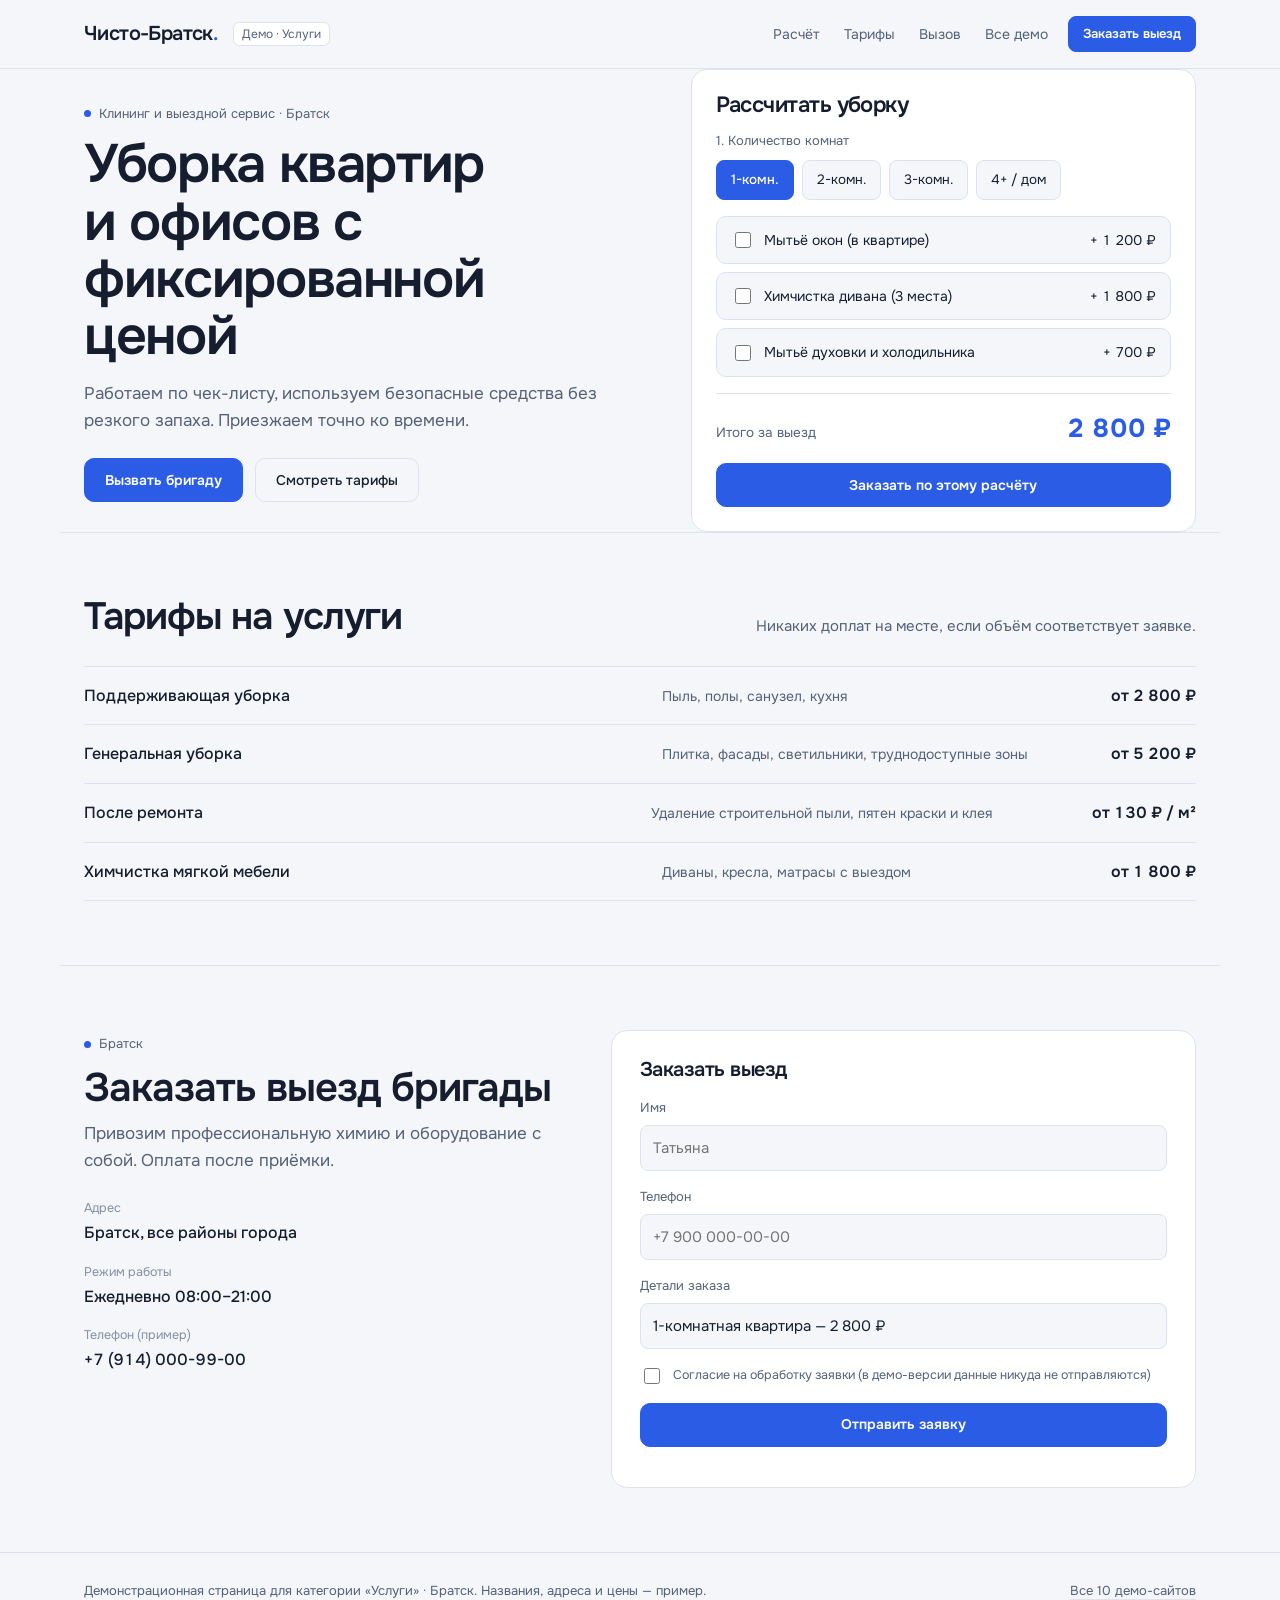
<file: demo/services.html>
<!DOCTYPE html>
<html lang="ru">
<head>
<meta charset="utf-8">
<meta name="viewport" content="width=device-width, initial-scale=1">
<meta name="robots" content="noindex">
<title>Чисто-Братск — Услуги · демо</title>
<link rel="preconnect" href="https://fonts.googleapis.com">
<link rel="preconnect" href="https://fonts.gstatic.com" crossorigin>
<link href="https://fonts.googleapis.com/css2?family=Onest:wght@400;500;600&display=swap" rel="stylesheet">
<link rel="stylesheet" href="base.css">
<style>
:root{
  --bg:#f4f6f9; --surface:#ffffff; --ink:#151d2e; --muted:#556178;
  --dim:#848fa3; --line:#dde2ec; --accent:#2b5ce6; --accent-ink:#ffffff;
  --font-display:'Onest'; --font-body:'Onest'; --display-weight:600;
  --radius-card:16px; --radius-btn:10px;
}

.hero-{padding-top:;padding-bottom:}
.hero-srv h1{font-size:clamp(34px,4.4vw,54px);max-width:15ch}

</style>
</head>
<body id="top">
<a class="skip" href="#main">К содержанию</a>
<header class="header">
  <div class="container header-in">
    <a class="logo" href="#top">Чисто-Братск<i>.</i></a>
    <span class="demo-badge">Демо · Услуги</span>
    <nav class="nav" aria-label="Навигация">
      <a href="#calc">Расчёт</a><a href="#prices">Тарифы</a><a href="#contact">Вызов</a>
      <a href="index.html">Все демо</a>
    </nav>
    <a class="btn primary sm" href="#contact">Заказать выезд</a>
  </div>
</header>
<main id="main">

<section class="hero-srv container" id="calc">
  <div class="split-2">
    <div class="hero-enter">
      <p class="kicker"><span class="dot"></span>Клининг и выездной сервис · Братск</p>
      <h1>Уборка квартир и офисов с фиксированной ценой</h1>
      <p class="lead" style="margin-top:16px">Работаем по чек-листу, используем безопасные средства без резкого запаха. Приезжаем точно ко времени.</p>
      <div class="actions">
        <a class="btn primary" href="#contact">Вызвать бригаду</a>
        <a class="btn quiet" href="#prices">Смотреть тарифы</a>
      </div>
    </div>
    <div class="panel">
      <h2 style="font-size:22px;margin-bottom:14px">Рассчитать уборку</h2>
      <p style="font-size:13px;color:var(--muted);margin-bottom:8px">1. Количество комнат</p>
      <div class="chip-group" id="srvRooms">
        <button type="button" class="choice-btn active" data-rp="2800" data-rn="1-комнатная">1-комн.</button>
        <button type="button" class="choice-btn" data-rp="3500" data-rn="2-комнатная">2-комн.</button>
        <button type="button" class="choice-btn" data-rp="4300" data-rn="3-комнатная">3-комн.</button>
        <button type="button" class="choice-btn" data-rp="5400" data-rn="Дом / 4+">4+ / дом</button>
      </div>
      <div style="display:grid;gap:8px;margin-top:16px">
        <label class="opt-row"><span class="opt-left"><input type="checkbox" class="s-ext" value="1200"> Мытьё окон (в квартире)</span><span class="num">+ 1 200 ₽</span></label>
        <label class="opt-row"><span class="opt-left"><input type="checkbox" class="s-ext" value="1800"> Химчистка дивана (3 места)</span><span class="num">+ 1 800 ₽</span></label>
        <label class="opt-row"><span class="opt-left"><input type="checkbox" class="s-ext" value="700"> Мытьё духовки и холодильника</span><span class="num">+ 700 ₽</span></label>
      </div>
      <div style="margin-top:16px;padding-top:14px;border-top:1px solid var(--line);display:flex;justify-content:space-between;align-items:baseline">
        <span style="font-size:13.5px;color:var(--muted)">Итого за выезд</span>
        <strong class="num" id="srvSum" style="font-size:26px;color:var(--accent)">2 800 ₽</strong>
      </div>
      <a class="btn primary" href="#contact" style="width:100%;margin-top:14px">Заказать по этому расчёту</a>
    </div>
  </div>
</section>

<section class="section container" id="prices">
  <div class="section-head"><h2>Тарифы на услуги</h2><p>Никаких доплат на месте, если объём соответствует заявке.</p></div>
  <ul class="price-list">
    <li class="price-row"><span class="price-name">Поддерживающая уборка</span><span class="price-desc">Пыль, полы, санузел, кухня</span><span class="price-val">от 2 800 ₽</span></li>
    <li class="price-row"><span class="price-name">Генеральная уборка</span><span class="price-desc">Плитка, фасады, светильники, труднодоступные зоны</span><span class="price-val">от 5 200 ₽</span></li>
    <li class="price-row"><span class="price-name">После ремонта</span><span class="price-desc">Удаление строительной пыли, пятен краски и клея</span><span class="price-val">от 130 ₽ / м²</span></li>
    <li class="price-row"><span class="price-name">Химчистка мягкой мебели</span><span class="price-desc">Диваны, кресла, матрасы с выездом</span><span class="price-val">от 1 800 ₽</span></li>
  </ul>
</section>

<section class="section container" id="contact">
  <div class="contact-grid">
    <div>
      <p class="kicker"><span class="dot"></span>Братск</p>
      <h2 style="font-size:clamp(28px,3.2vw,40px)">Заказать выезд бригады</h2>
      <p class="lead" style="margin-top:12px">Привозим профессиональную химию и оборудование с собой. Оплата после приёмки.</p>
      <dl class="contact-list">
        <div><dt>Адрес</dt><dd>Братск, все районы города</dd></div>
        <div><dt>Режим работы</dt><dd>Ежедневно 08:00–21:00</dd></div>
        <div><dt>Телефон (пример)</dt><dd class="num">+7 (914) 000-99-00</dd></div>
      </dl>
    </div>
    <form class="form" data-demo-form>
      <h3 style="font-size:20px;margin-bottom:18px">Заказать выезд</h3>
      
  <div class="field"><label for="svName">Имя</label><input id="svName" required placeholder="Татьяна"></div>
  <div class="field"><label for="svPhone">Телефон</label><input id="svPhone" type="tel" required placeholder="+7 900 000-00-00"></div>
  <div class="field"><label for="svNote">Детали заказа</label><input id="svNote" value="1-комнатная квартира — 2 800 ₽"></div>

      <label class="check">
        <input type="checkbox" required>
        <span>Согласие на обработку заявки (в демо-версии данные никуда не отправляются)</span>
      </label>
      <button class="btn primary" type="submit" style="width:100%">Отправить заявку</button>
      <p class="form-note" role="status" aria-live="polite"></p>
    </form>
  </div>
</section>
</main>
<footer class="footer">
  <div class="container footer-in">
    <p>Демонстрационная страница для категории «Услуги» · Братск. Названия, адреса и цены — пример.</p>
    <p><a href="index.html">Все 10 демо-сайтов</a></p>
  </div>
</footer>
<script>
document.querySelectorAll('[data-demo-form]').forEach((form) => {
  form.addEventListener('submit', (e) => {
    e.preventDefault();
    const note = form.querySelector('.form-note');
    note.textContent = 'Заявка зафиксирована (демо-режим: реальная отправка подключится при запуске сайта).';
    note.classList.add('ok');
    form.reset();
  });
});
</script>
<script>
(function(){
  let rp = 2800, rn = '1-комнатная';
  const sum = document.getElementById('srvSum');
  const note = document.getElementById('svNote');
  const exts = document.querySelectorAll('.s-ext');
  function upd() {
    let ext = 0;
    exts.forEach((c) => { if (c.checked) ext += Number(c.value); });
    const total = rp + ext;
    sum.textContent = total.toLocaleString('ru-RU') + ' ₽';
    if (note) note.value = rn + (ext ? ' + доп. опции' : '') + ' — ' + total.toLocaleString('ru-RU') + ' ₽';
  }
  document.querySelectorAll('#srvRooms .choice-btn').forEach((b) => {
    b.addEventListener('click', () => {
      document.querySelectorAll('#srvRooms .choice-btn').forEach((x) => x.classList.remove('active'));
      b.classList.add('active');
      rp = Number(b.dataset.rp); rn = b.dataset.rn; upd();
    });
  });
  exts.forEach((c) => c.addEventListener('change', upd));
})();
</script>
</body>
</html>
</file>
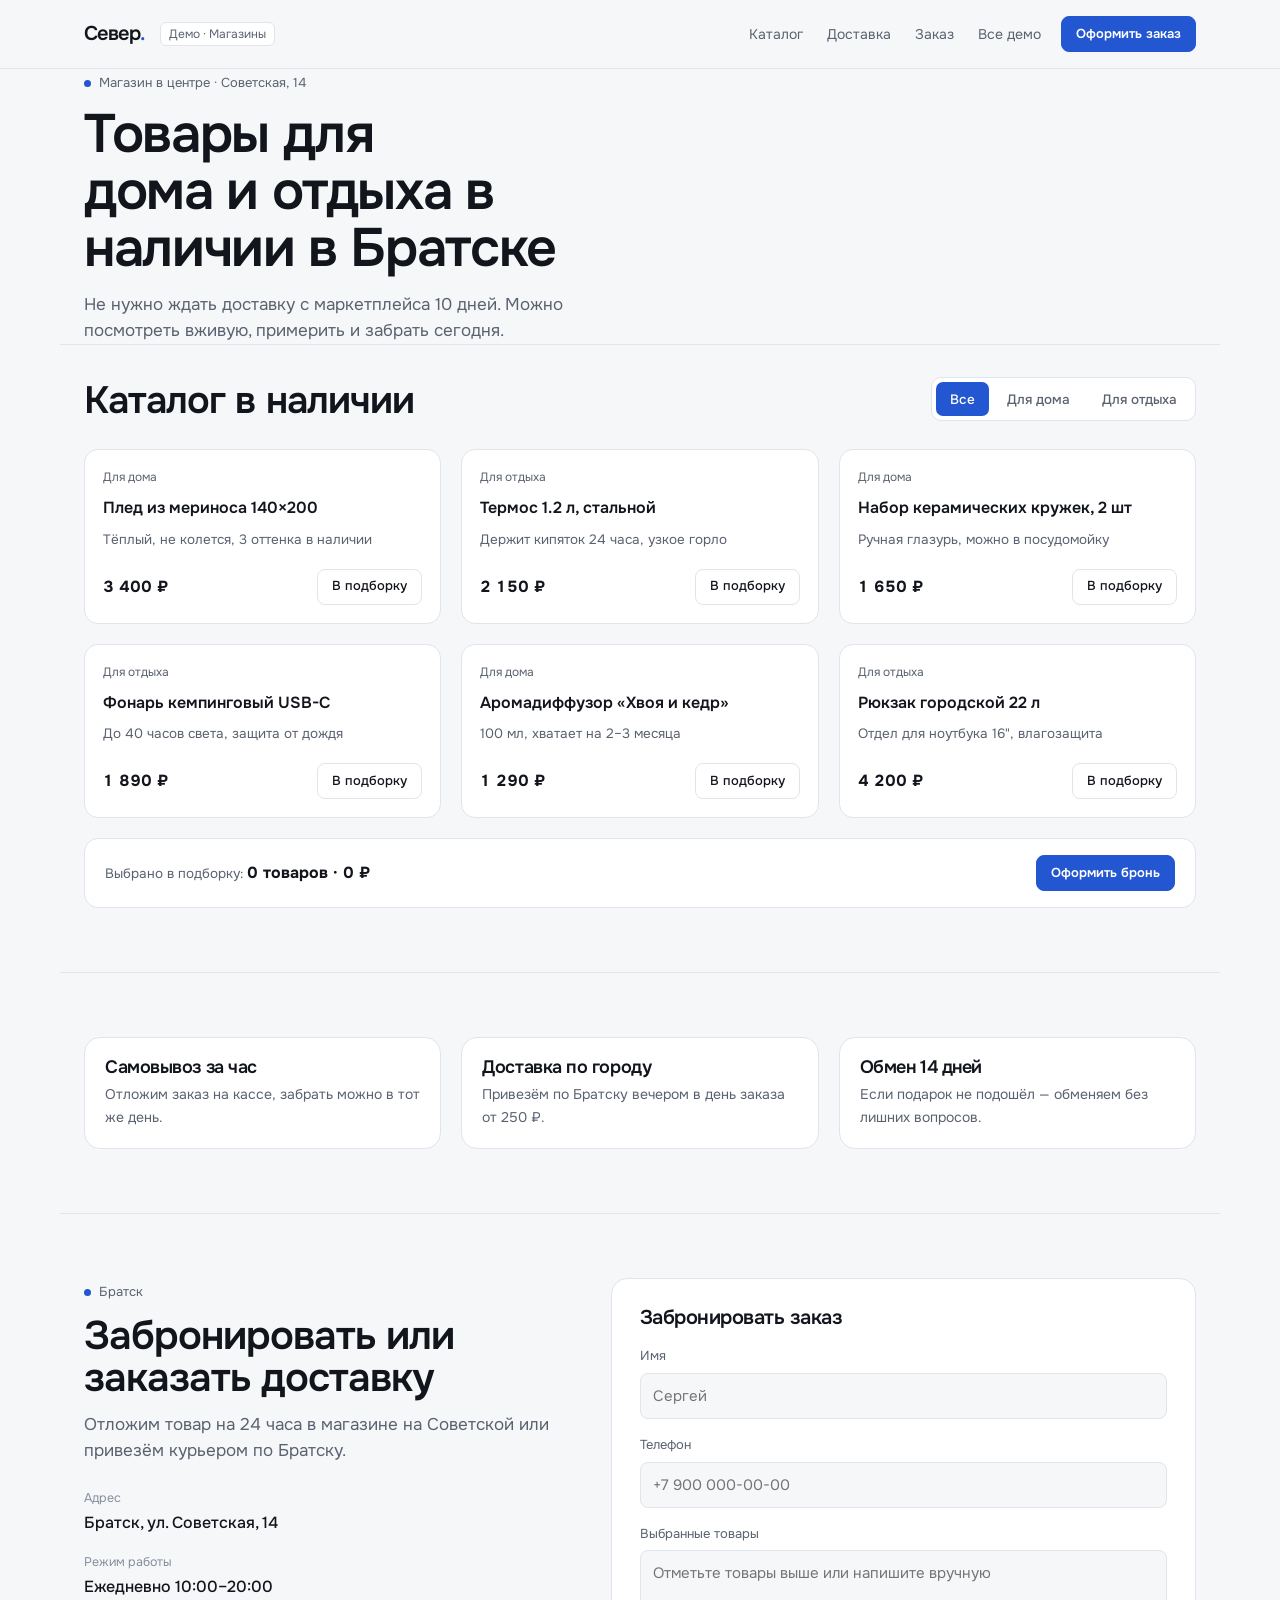
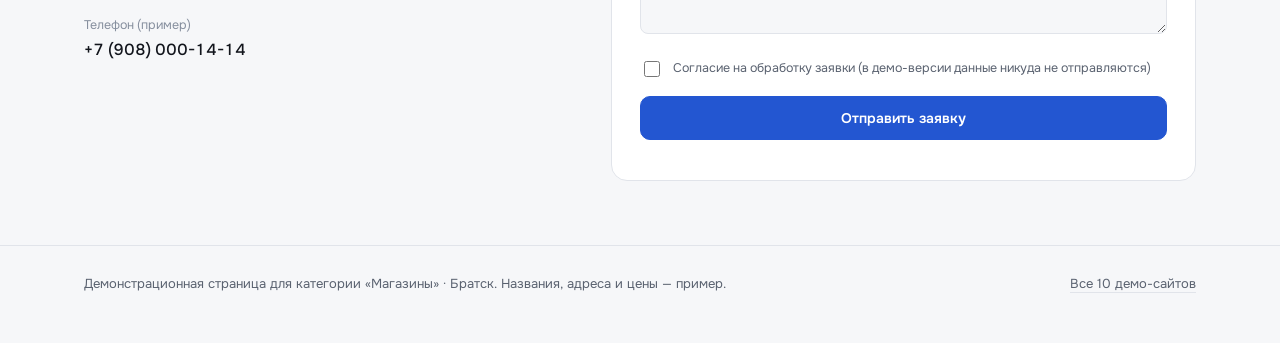
<file: demo/store.html>
<!DOCTYPE html>
<html lang="ru">
<head>
<meta charset="utf-8">
<meta name="viewport" content="width=device-width, initial-scale=1">
<meta name="robots" content="noindex">
<title>Север — Магазины · демо</title>
<link rel="preconnect" href="https://fonts.googleapis.com">
<link rel="preconnect" href="https://fonts.gstatic.com" crossorigin>
<link href="https://fonts.googleapis.com/css2?family=Onest:wght@400;500;600&display=swap" rel="stylesheet">
<link rel="stylesheet" href="base.css">
<style>
:root{
  --bg:#f6f7f9; --surface:#ffffff; --ink:#12151c; --muted:#5a6270;
  --dim:#868f9e; --line:#e1e4ea; --accent:#2356d1; --accent-ink:#ffffff;
  --font-display:'Onest'; --font-body:'Onest'; --display-weight:600;
  --radius-card:16px; --radius-btn:10px;
}

.hero-{padding-top:;padding-bottom:}
.hero-store h1{font-size:clamp(34px,4.4vw,54px);max-width:15ch}
.prod-card{background:var(--surface);border:1px solid var(--line);border-radius:14px;padding:18px;display:flex;flex-direction:column;gap:8px}
.prod-cat{font-size:12px;color:var(--muted)}
.prod-name{font-weight:600;font-size:16px}
.prod-foot{display:flex;justify-content:space-between;align-items:center;margin-top:auto;padding-top:10px}
.cart-bar{margin-top:20px;padding:16px 20px;border-radius:14px;background:var(--surface);border:1px solid var(--line);display:flex;flex-wrap:wrap;justify-content:space-between;align-items:center;gap:12px}

</style>
</head>
<body id="top">
<a class="skip" href="#main">К содержанию</a>
<header class="header">
  <div class="container header-in">
    <a class="logo" href="#top">Север<i>.</i></a>
    <span class="demo-badge">Демо · Магазины</span>
    <nav class="nav" aria-label="Навигация">
      <a href="#catalog">Каталог</a><a href="#delivery">Доставка</a><a href="#contact">Заказ</a>
      <a href="index.html">Все демо</a>
    </nav>
    <a class="btn primary sm" href="#contact">Оформить заказ</a>
  </div>
</header>
<main id="main">

<section class="hero-store container">
  <div class="hero-enter">
    <p class="kicker"><span class="dot"></span>Магазин в центре · Советская, 14</p>
    <h1>Товары для дома и отдыха в наличии в Братске</h1>
    <p class="lead" style="margin-top:14px">Не нужно ждать доставку с маркетплейса 10 дней. Можно посмотреть вживую, примерить и забрать сегодня.</p>
  </div>
</section>

<section class="section container" id="catalog" style="padding-top:32px">
  <div class="section-head">
    <h2>Каталог в наличии</h2>
    <div class="tabs" id="storeTabs">
      <button class="tab active" type="button" data-cat="all">Все</button>
      <button class="tab" type="button" data-cat="home">Для дома</button>
      <button class="tab" type="button" data-cat="travel">Для отдыха</button>
    </div>
  </div>
  <div class="grid-3" id="prodGrid">
    <div class="prod-card" data-pcat="home">
      <div class="prod-cat">Для дома</div>
      <div class="prod-name">Плед из мериноса 140×200</div>
      <div style="font-size:13.5px;color:var(--muted)">Тёплый, не колется, 3 оттенка в наличии</div>
      <div class="prod-foot"><strong class="num">3 400 ₽</strong><button type="button" class="btn sm add-cart" data-item="Плед из мериноса (3 400 ₽)" data-price="3400">В подборку</button></div>
    </div>
    <div class="prod-card" data-pcat="travel">
      <div class="prod-cat">Для отдыха</div>
      <div class="prod-name">Термос 1.2 л, стальной</div>
      <div style="font-size:13.5px;color:var(--muted)">Держит кипяток 24 часа, узкое горло</div>
      <div class="prod-foot"><strong class="num">2 150 ₽</strong><button type="button" class="btn sm add-cart" data-item="Термос 1.2 л (2 150 ₽)" data-price="2150">В подборку</button></div>
    </div>
    <div class="prod-card" data-pcat="home">
      <div class="prod-cat">Для дома</div>
      <div class="prod-name">Набор керамических кружек, 2 шт</div>
      <div style="font-size:13.5px;color:var(--muted)">Ручная глазурь, можно в посудомойку</div>
      <div class="prod-foot"><strong class="num">1 650 ₽</strong><button type="button" class="btn sm add-cart" data-item="Набор кружек (1 650 ₽)" data-price="1650">В подборку</button></div>
    </div>
    <div class="prod-card" data-pcat="travel">
      <div class="prod-cat">Для отдыха</div>
      <div class="prod-name">Фонарь кемпинговый USB-C</div>
      <div style="font-size:13.5px;color:var(--muted)">До 40 часов света, защита от дождя</div>
      <div class="prod-foot"><strong class="num">1 890 ₽</strong><button type="button" class="btn sm add-cart" data-item="Фонарь кемпинговый (1 890 ₽)" data-price="1890">В подборку</button></div>
    </div>
    <div class="prod-card" data-pcat="home">
      <div class="prod-cat">Для дома</div>
      <div class="prod-name">Аромадиффузор «Хвоя и кедр»</div>
      <div style="font-size:13.5px;color:var(--muted)">100 мл, хватает на 2–3 месяца</div>
      <div class="prod-foot"><strong class="num">1 290 ₽</strong><button type="button" class="btn sm add-cart" data-item="Аромадиффузор (1 290 ₽)" data-price="1290">В подборку</button></div>
    </div>
    <div class="prod-card" data-pcat="travel">
      <div class="prod-cat">Для отдыха</div>
      <div class="prod-name">Рюкзак городской 22 л</div>
      <div style="font-size:13.5px;color:var(--muted)">Отдел для ноутбука 16", влагозащита</div>
      <div class="prod-foot"><strong class="num">4 200 ₽</strong><button type="button" class="btn sm add-cart" data-item="Рюкзак 22 л (4 200 ₽)" data-price="4200">В подборку</button></div>
    </div>
  </div>
  <div class="cart-bar">
    <div><span style="color:var(--muted);font-size:13.5px">Выбрано в подборку: </span><strong class="num" id="cartInfo">0 товаров · 0 ₽</strong></div>
    <a class="btn primary sm" href="#contact">Оформить бронь</a>
  </div>
</section>

<section class="section container" id="delivery">
  <div class="grid-3">
    <div class="panel-tight"><h3 style="font-size:18px">Самовывоз за час</h3><p style="font-size:14px;color:var(--muted);margin-top:6px">Отложим заказ на кассе, забрать можно в тот же день.</p></div>
    <div class="panel-tight"><h3 style="font-size:18px">Доставка по городу</h3><p style="font-size:14px;color:var(--muted);margin-top:6px">Привезём по Братску вечером в день заказа от 250 ₽.</p></div>
    <div class="panel-tight"><h3 style="font-size:18px">Обмен 14 дней</h3><p style="font-size:14px;color:var(--muted);margin-top:6px">Если подарок не подошёл — обменяем без лишних вопросов.</p></div>
  </div>
</section>

<section class="section container" id="contact">
  <div class="contact-grid">
    <div>
      <p class="kicker"><span class="dot"></span>Братск</p>
      <h2 style="font-size:clamp(28px,3.2vw,40px)">Забронировать или заказать доставку</h2>
      <p class="lead" style="margin-top:12px">Отложим товар на 24 часа в магазине на Советской или привезём курьером по Братску.</p>
      <dl class="contact-list">
        <div><dt>Адрес</dt><dd>Братск, ул. Советская, 14</dd></div>
        <div><dt>Режим работы</dt><dd>Ежедневно 10:00–20:00</dd></div>
        <div><dt>Телефон (пример)</dt><dd class="num">+7 (908) 000-14-14</dd></div>
      </dl>
    </div>
    <form class="form" data-demo-form>
      <h3 style="font-size:20px;margin-bottom:18px">Забронировать заказ</h3>
      
  <div class="field"><label for="sName">Имя</label><input id="sName" required placeholder="Сергей"></div>
  <div class="field"><label for="sPhone">Телефон</label><input id="sPhone" type="tel" required placeholder="+7 900 000-00-00"></div>
  <div class="field"><label for="sList">Выбранные товары</label><textarea id="sList" placeholder="Отметьте товары выше или напишите вручную"></textarea></div>

      <label class="check">
        <input type="checkbox" required>
        <span>Согласие на обработку заявки (в демо-версии данные никуда не отправляются)</span>
      </label>
      <button class="btn primary" type="submit" style="width:100%">Отправить заявку</button>
      <p class="form-note" role="status" aria-live="polite"></p>
    </form>
  </div>
</section>
</main>
<footer class="footer">
  <div class="container footer-in">
    <p>Демонстрационная страница для категории «Магазины» · Братск. Названия, адреса и цены — пример.</p>
    <p><a href="index.html">Все 10 демо-сайтов</a></p>
  </div>
</footer>
<script>
document.querySelectorAll('[data-demo-form]').forEach((form) => {
  form.addEventListener('submit', (e) => {
    e.preventDefault();
    const note = form.querySelector('.form-note');
    note.textContent = 'Заявка зафиксирована (демо-режим: реальная отправка подключится при запуске сайта).';
    note.classList.add('ok');
    form.reset();
  });
});
</script>
<script>
(function(){
  const cart = [];
  const info = document.getElementById('cartInfo');
  const list = document.getElementById('sList');
  document.querySelectorAll('#storeTabs .tab').forEach((t) => {
    t.addEventListener('click', () => {
      document.querySelectorAll('#storeTabs .tab').forEach((x) => x.classList.remove('active'));
      t.classList.add('active');
      const cat = t.dataset.cat;
      document.querySelectorAll('.prod-card').forEach((c) => {
        c.style.display = (cat === 'all' || c.dataset.pcat === cat) ? 'flex' : 'none';
      });
    });
  });
  document.querySelectorAll('.add-cart').forEach((b) => {
    b.addEventListener('click', () => {
      cart.push({ name: b.dataset.item, price: Number(b.dataset.price) });
      b.textContent = 'Добавлено';
      b.classList.add('primary');
      const sum = cart.reduce((a, x) => a + x.price, 0);
      info.textContent = cart.length + ' поз. · ' + sum.toLocaleString('ru-RU') + ' ₽';
      if (list) list.value = cart.map((x) => x.name).join('\n') + '\nИтого: ' + sum.toLocaleString('ru-RU') + ' ₽';
    });
  });
})();
</script>
</body>
</html>
</file>
<file: demo/base.css>
/* Общий слой демо-страниц.
   Палитра и шрифты задаются в каждой странице через :root.
   Сетка 4px, спокойный хром, один акцент, один выразительный момент. */

*, *::before, *::after { box-sizing: border-box; }

html { -webkit-text-size-adjust: 100%; scroll-behavior: smooth; }

body {
  margin: 0;
  background: var(--bg);
  color: var(--ink);
  font-family: var(--font-body), system-ui, -apple-system, "Segoe UI", Roboto, sans-serif;
  font-size: 16px;
  line-height: 1.6;
  -webkit-font-smoothing: antialiased;
}

h1, h2, h3, h4 {
  margin: 0;
  font-family: var(--font-display), Georgia, serif;
  font-weight: var(--display-weight, 500);
  line-height: 1.06;
  letter-spacing: -0.025em;
  text-wrap: balance;
}

p { margin: 0; }
a { color: inherit; }
svg { display: block; max-width: 100%; }
ul, ol, dl, dd { margin: 0; padding: 0; }
li { list-style: none; }
button, input, textarea, select { font: inherit; color: inherit; }

.num { font-variant-numeric: tabular-nums; }

:focus-visible { outline: 2px solid var(--accent); outline-offset: 2px; border-radius: 4px; }

.container {
  width: min(1160px, 100%);
  margin: 0 auto;
  padding: 0 24px;
}

.skip {
  position: absolute;
  left: 16px;
  top: -60px;
  background: var(--ink);
  color: var(--bg);
  padding: 10px 16px;
  border-radius: 8px;
  z-index: 20;
}
.skip:focus { top: 16px; }

/* ---------- шапка ---------- */

.header {
  border-bottom: 1px solid var(--line);
  background: var(--bg);
  position: sticky;
  top: 0;
  z-index: 30;
}

.header-in {
  display: flex;
  align-items: center;
  gap: 16px;
  min-height: 68px;
  flex-wrap: wrap;
  padding-top: 8px;
  padding-bottom: 8px;
}

.logo {
  font-family: var(--font-display), Georgia, serif;
  font-size: 20px;
  font-weight: var(--display-weight, 600);
  letter-spacing: -0.03em;
  text-decoration: none;
  white-space: nowrap;
  display: inline-flex;
  align-items: center;
  min-height: 40px;
}
.logo i { color: var(--accent); font-style: normal; }

.demo-badge {
  font-size: 12px;
  line-height: 18px;
  color: var(--muted);
  border: 1px solid var(--line);
  background: var(--surface);
  border-radius: 6px;
  padding: 2px 8px;
  white-space: nowrap;
}

.nav {
  display: flex;
  gap: 24px;
  margin-left: auto;
  overflow-x: auto;
  scrollbar-width: none;
  max-width: 100%;
}
.nav::-webkit-scrollbar { display: none; }
.nav a {
  font-size: 14px;
  color: var(--muted);
  text-decoration: none;
  white-space: nowrap;
  display: inline-flex;
  align-items: center;
  min-height: 40px;
  transition: color .15s;
}
.nav a:hover { color: var(--ink); }

.header .btn { margin-left: 4px; }

/* ---------- кнопки ---------- */

.btn {
  display: inline-flex;
  align-items: center;
  justify-content: center;
  gap: 8px;
  height: 44px;
  padding: 0 20px;
  border-radius: var(--radius-btn, 10px);
  border: 1px solid var(--line);
  background: var(--surface);
  font-size: 14px;
  font-weight: 500;
  text-decoration: none;
  cursor: pointer;
  white-space: nowrap;
  transition: background .15s, border-color .15s, transform .08s;
}
.btn:hover { border-color: var(--dim); }
.btn:active { transform: translateY(1px); }

.btn.primary {
  background: var(--accent);
  border-color: var(--accent);
  color: var(--accent-ink);
  font-weight: 600;
}
.btn.primary:hover { filter: brightness(1.06); border-color: var(--accent); }

.btn.quiet { background: transparent; border-color: var(--line); }
.btn.sm { height: 36px; padding: 0 14px; font-size: 13px; border-radius: 8px; }

/* ---------- общие секции ---------- */

.section { padding-top: 64px; padding-bottom: 64px; border-top: 1px solid var(--line); }
.section.no-border { border-top: 0; }

.kicker {
  font-size: 13px;
  color: var(--muted);
  margin-bottom: 12px;
  display: inline-flex;
  align-items: center;
  gap: 8px;
}
.dot {
  width: 7px;
  height: 7px;
  border-radius: 50%;
  background: var(--accent);
  display: inline-block;
  flex: none;
}

.lead {
  font-size: 17px;
  line-height: 1.55;
  color: var(--muted);
  max-width: 52ch;
}

.actions {
  display: flex;
  flex-wrap: wrap;
  gap: 12px;
  margin-top: 24px;
}

.meta-line {
  margin-top: 20px;
  font-size: 13px;
  color: var(--dim);
}

.section-head {
  display: flex;
  flex-wrap: wrap;
  justify-content: space-between;
  align-items: flex-end;
  gap: 16px;
  margin-bottom: 28px;
}
.section-head h2 { font-size: clamp(26px, 3vw, 38px); }
.section-head p { color: var(--muted); max-width: 44ch; font-size: 15px; }

/* ---------- сетки и карточки ---------- */

.split-2 {
  display: grid;
  grid-template-columns: 1.05fr 0.95fr;
  gap: 48px;
  align-items: center;
}

.grid-2 { display: grid; grid-template-columns: repeat(2, 1fr); gap: 20px; }
.grid-3 { display: grid; grid-template-columns: repeat(3, 1fr); gap: 20px; }
.grid-4 { display: grid; grid-template-columns: repeat(4, 1fr); gap: 16px; }

.panel {
  background: var(--surface);
  border: 1px solid var(--line);
  border-radius: var(--radius-card, 16px);
  padding: 24px;
}

.panel-tight {
  background: var(--surface);
  border: 1px solid var(--line);
  border-radius: var(--radius-card, 16px);
  padding: 20px;
}

/* ---------- интерактивные переключатели / чипсы ---------- */

.tabs {
  display: inline-flex;
  flex-wrap: wrap;
  gap: 4px;
  padding: 4px;
  background: var(--surface);
  border: 1px solid var(--line);
  border-radius: 10px;
}
.tab {
  height: 34px;
  padding: 0 14px;
  border-radius: 7px;
  border: 0;
  background: transparent;
  color: var(--muted);
  font-size: 13.5px;
  font-weight: 500;
  cursor: pointer;
  transition: background .15s, color .15s;
}
.tab:hover { color: var(--ink); }
.tab.active {
  background: var(--accent);
  color: var(--accent-ink);
}

.chip-group { display: flex; flex-wrap: wrap; gap: 8px; }
.choice-btn {
  padding: 8px 14px;
  border-radius: 8px;
  border: 1px solid var(--line);
  background: var(--bg);
  color: var(--ink);
  font-size: 13.5px;
  cursor: pointer;
  transition: border-color .15s, background .15s;
}
.choice-btn:hover { border-color: var(--dim); }
.choice-btn.active {
  border-color: var(--accent);
  background: var(--accent);
  color: var(--accent-ink);
  font-weight: 500;
}

/* ---------- список прайса / меню ---------- */

.price-list { border-top: 1px solid var(--line); }
.price-row {
  display: grid;
  grid-template-columns: minmax(0, 1.3fr) minmax(0, 1fr) auto;
  gap: 8px 20px;
  padding: 16px 0;
  border-bottom: 1px solid var(--line);
  align-items: baseline;
}
.price-name { font-weight: 500; font-size: 16px; }
.price-desc { color: var(--muted); font-size: 14px; }
.price-val { font-weight: 600; font-variant-numeric: tabular-nums; white-space: nowrap; }

/* ---------- чекбоксы / ползунки ---------- */

.opt-row {
  display: flex;
  align-items: center;
  justify-content: space-between;
  gap: 12px;
  padding: 12px 14px;
  border: 1px solid var(--line);
  border-radius: 10px;
  background: var(--bg);
  cursor: pointer;
  font-size: 14px;
  transition: border-color .15s;
}
.opt-row:hover { border-color: var(--dim); }
.opt-row input { width: 16px; height: 16px; accent-color: var(--accent); flex: none; }
.opt-left { display: flex; align-items: center; gap: 10px; }

input[type="range"] {
  width: 100%;
  accent-color: var(--accent);
  cursor: pointer;
}

/* ---------- контакты и форма ---------- */

.contact-grid {
  display: grid;
  grid-template-columns: 0.9fr 1.1fr;
  gap: 48px;
  align-items: start;
}

.contact-list {
  margin-top: 24px;
  display: grid;
  gap: 16px;
}
.contact-list dt { font-size: 12.5px; color: var(--dim); }
.contact-list dd { font-size: 16px; font-weight: 500; margin-top: 2px; }

.form {
  background: var(--surface);
  border: 1px solid var(--line);
  border-radius: 16px;
  padding: 28px;
}
.field { margin-bottom: 16px; }
.field label { display: block; font-size: 13px; color: var(--muted); margin-bottom: 6px; }
.field input, .field textarea, .field select {
  width: 100%;
  padding: 10px 12px;
  border: 1px solid var(--line);
  border-radius: 8px;
  background: var(--bg);
  font-size: 15px;
}
.field input:focus, .field textarea:focus, .field select:focus {
  outline: none;
  border-color: var(--accent);
}
.field textarea { min-height: 84px; resize: vertical; }
.check {
  display: flex;
  gap: 10px;
  align-items: flex-start;
  font-size: 12.5px;
  color: var(--muted);
  margin: 4px 0 16px;
}
.check input { margin-top: 3px; width: 16px; height: 16px; flex: none; accent-color: var(--accent); }
.form-note { margin-top: 12px; font-size: 13px; color: var(--muted); }
.form-note.ok { color: var(--accent); font-weight: 500; }

/* ---------- подвал ---------- */

.footer {
  border-top: 1px solid var(--line);
  padding: 28px 0 48px;
  font-size: 13px;
  color: var(--muted);
}
.footer-in { display: flex; flex-wrap: wrap; gap: 12px 28px; align-items: center; justify-content: space-between; }
.footer a { color: inherit; text-decoration: none; border-bottom: 1px solid var(--line); }
.footer a:hover { color: var(--ink); }

/* ---------- адаптив ---------- */

@media (max-width: 920px) {
  .split-2, .contact-grid { grid-template-columns: 1fr; gap: 32px; }
  .grid-3, .grid-4 { grid-template-columns: repeat(2, 1fr); }
  .section { padding-top: 48px; padding-bottom: 48px; }
}

@media (max-width: 640px) {
  .container { padding: 0 16px; }
  .grid-2, .grid-3, .grid-4 { grid-template-columns: 1fr; }
  .nav { order: 3; width: 100%; margin-left: 0; gap: 16px; }
  .header .btn { margin-left: auto; }
  .price-row { grid-template-columns: 1fr auto; }
  .price-desc { grid-column: 1 / -1; }
  .form { padding: 20px; }
}

@media (prefers-reduced-motion: no-preference) {
  .hero-enter { animation: rise .4s cubic-bezier(.2,.7,.2,1) both; }
  @keyframes rise {
    from { opacity: 0; transform: translateY(8px); }
    to { opacity: 1; transform: none; }
  }
}
</file>
